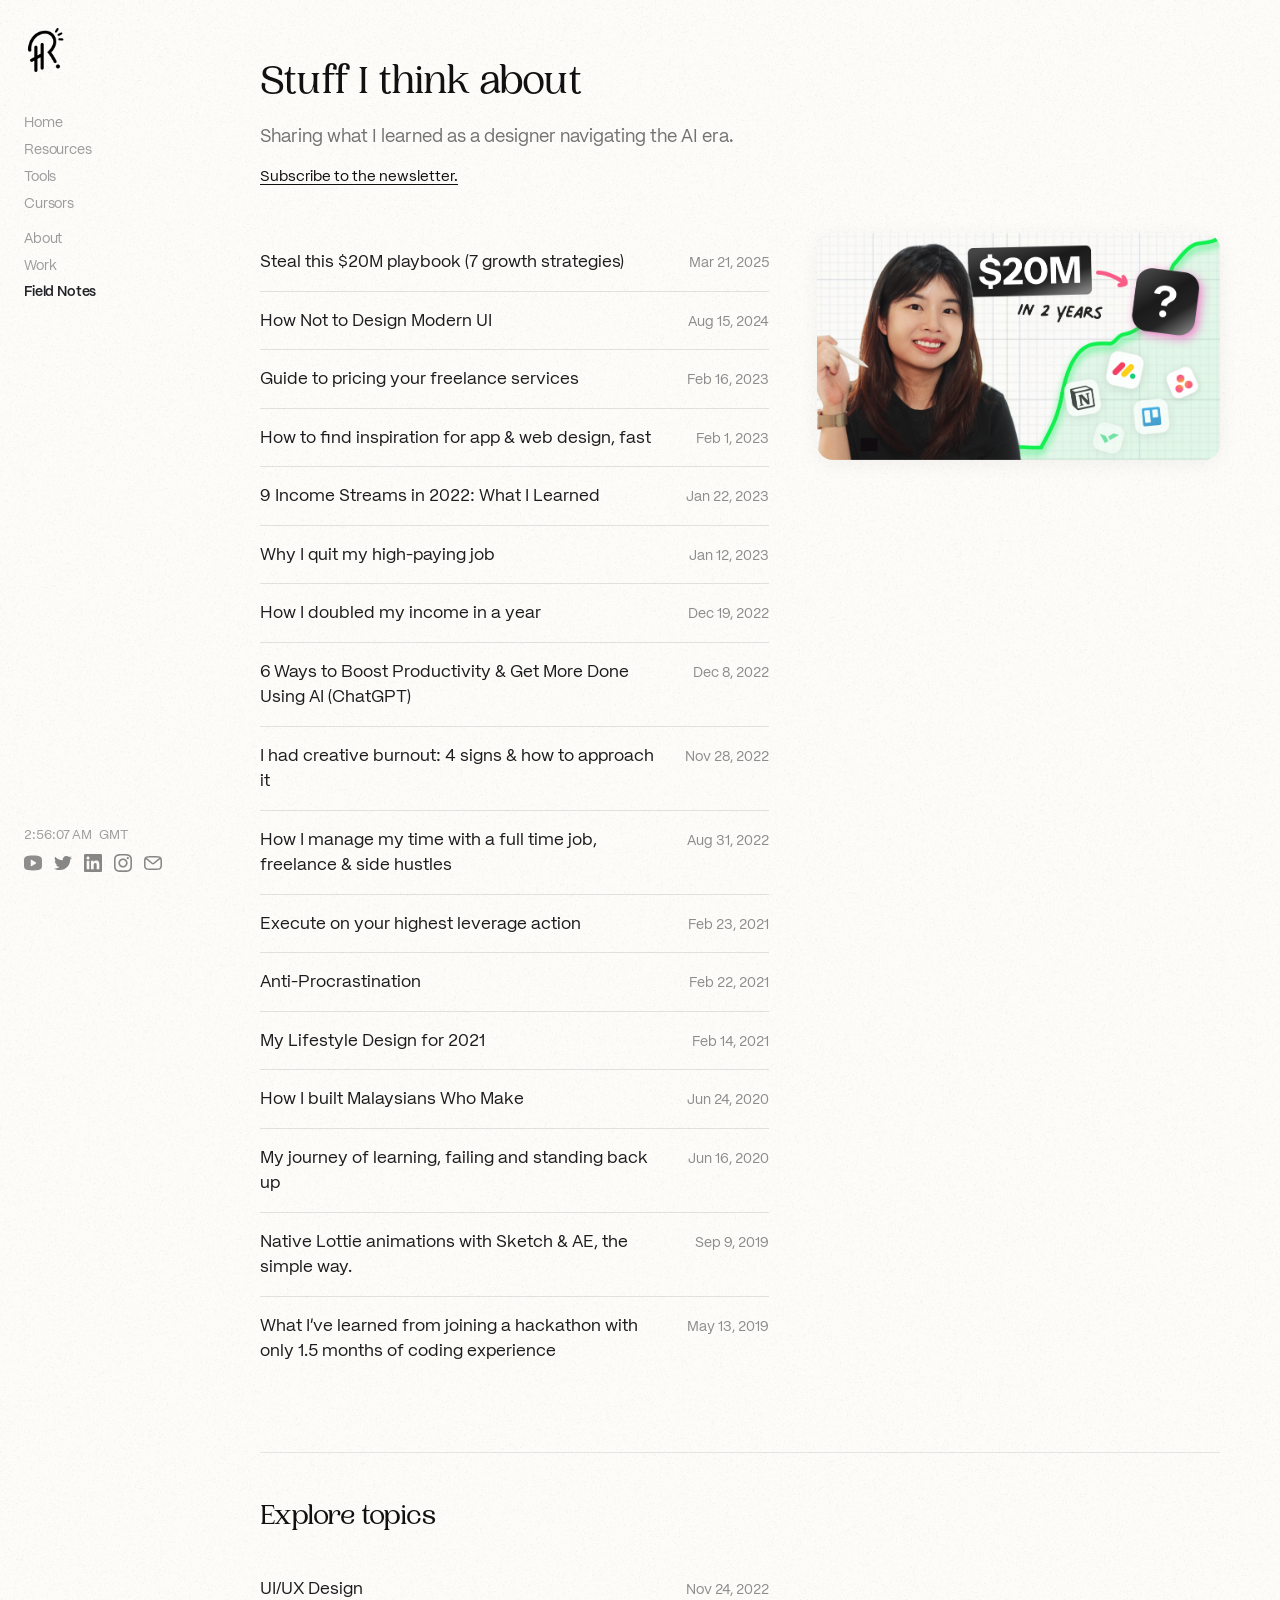
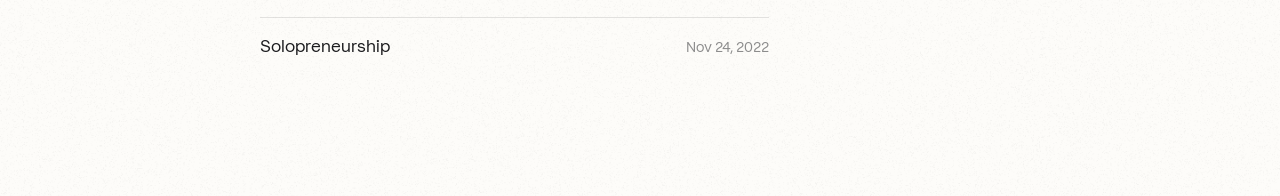
<file: Field Notes/index.html>
<!doctype html>
<html lang="en">
<head>
  <meta charset="UTF-8" />
  <meta name="viewport" content="width=device-width, initial-scale=1.0" />
  <meta name="theme-color" content="#fdfcf9" />
  <title>Blog | Rachel How</title>
  <meta name="description" content="Learn. Unlearn. Relearn. Sharing my learnings on design, self-development & solopreneurship." />
  <link rel="preload" href="../assets/fonts/PPWoodland-Light.woff2" as="font" type="font/woff2" crossorigin />
  <link rel="preload" href="../assets/fonts/PPWoodland-Regular.woff2" as="font" type="font/woff2" crossorigin />
  <link rel="preload" href="../assets/fonts/PPMori-Regular.woff2" as="font" type="font/woff2" crossorigin />
  <link rel="stylesheet" href="./styles.css" />
  <script type="module" src="./script.js"></script>
</head>
<body>
  <!-- Sidebar -->
  <aside class="sidebar" aria-label="Main navigation">
    <div class="sidebar-head">
      <a class="brand" href="../Home%20Screen/index.html" aria-label="Rachel How home">
        <img src="../assets/home-screen/images/brand-mark.png" alt="Rachel How" />
      </a>
      <button class="menu-toggle" type="button" aria-label="Open menu" aria-expanded="false" aria-controls="mobile-navigation">
        <span></span><span></span><span></span>
      </button>
    </div>
    <nav class="navigation" aria-label="Primary">
      <a class="nav-link" href="../Home%20Screen/index.html">Home</a>
      <a class="nav-link" href="../Resources/index.html">Resources</a>
      <a class="nav-link" href="../Tools/index.html">Tools</a>
      <a class="nav-link" href="../Cursors/index.html">Cursors</a>
      <a class="nav-link nav-spaced" href="../About/index.html">About</a>
      <a class="nav-link" href="../Work/index.html">Work</a>
      <a class="nav-link current" href="./index.html" aria-current="page">Field Notes</a>
    </nav>
    <div class="sidebar-bottom">
      <time class="local-time" id="local-time"><span class="local-clock-value"></span><span class="local-clock-zone"></span></time>
      <div class="social-links" aria-label="Social links">
        <a href="https://youtube.com/c/rachelhow" aria-label="YouTube" target="_blank" rel="noreferrer"><img src="../assets/home-screen/icons/youtube.svg" alt="" /></a>
        <a href="https://twitter.com/rachelhxw" aria-label="Twitter" target="_blank" rel="noreferrer"><img src="../assets/home-screen/icons/twitter.svg" alt="" /></a>
        <a href="https://www.linkedin.com/in/rachelhow" aria-label="LinkedIn" target="_blank" rel="noreferrer"><img src="../assets/home-screen/icons/linkedin.svg" alt="" /></a>
        <a href="https://instagram.com/rachelhxw" aria-label="Instagram" target="_blank" rel="noreferrer"><img src="../assets/home-screen/icons/instagram.svg" alt="" /></a>
        <a href="mailto:rachel@rachelhow.com" aria-label="Email"><img src="../assets/home-screen/icons/email.svg" alt="" /></a>
      </div>
    </div>
    <nav class="mobile-navigation" id="mobile-navigation" aria-label="Mobile primary" hidden>
      <a href="../Home%20Screen/index.html">Home</a>
      <a href="../Resources/index.html">Resources</a>
      <a href="../Tools/index.html">Tools</a>
      <a href="../Cursors/index.html">Cursors</a>
      <a href="../About/index.html">About</a>
      <a href="../Work/index.html">Work</a>
      <a href="./index.html" aria-current="page">Field Notes</a>
    </nav>
  </aside>

  <!-- Main content -->
  <main class="page-content blog-page">
    <div class="blog-container">

      <!-- Hero Section -->
      <section class="section blog-hero">
        <div class="container-blog-list">
          <div class="section-heading-center">
            <h1 class="section-heading">Stuff I think about</h1>
            <p class="light">Sharing what I learned as a designer navigating the AI era.</p>
            <a href="https://rachelhow.substack.com/" target="_blank" rel="noopener noreferrer" class="text-link">Subscribe to the newsletter.</a>
          </div>
        </div>
      </section>

      <!-- Blog Posts Section with Sticky Cover Preview -->
      <section class="section my-36">
        <div class="container-blog-list">
          <div class="blog-index">

            <!-- Left Column: Interactive Article List -->
            <div class="blog-index-list" role="list">

              <div role="listitem">
                <a href="#" class="blog-index-row is-active" data-slug="clickup-playbook">
                  <span class="blog-index-title">Steal this $20M playbook (7 growth strategies)</span>
                  <span class="blog-index-date">Mar 21, 2025</span>
                </a>
              </div>

              <div role="listitem">
                <a href="#" class="blog-index-row" data-slug="how-not-to-design-modern-ui">
                  <span class="blog-index-title">How Not to Design Modern UI</span>
                  <span class="blog-index-date">Aug 15, 2024</span>
                </a>
              </div>

              <div role="listitem">
                <a href="#" class="blog-index-row" data-slug="pricing-freelance-services">
                  <span class="blog-index-title">Guide to pricing your freelance services</span>
                  <span class="blog-index-date">Feb 16, 2023</span>
                </a>
              </div>

              <div role="listitem">
                <a href="#" class="blog-index-row" data-slug="how-to-find-inspiration-for-app-web-design-fast">
                  <span class="blog-index-title">How to find inspiration for app &amp; web design, fast</span>
                  <span class="blog-index-date">Feb 1, 2023</span>
                </a>
              </div>

              <div role="listitem">
                <a href="#" class="blog-index-row" data-slug="9-income-streams-in-2022">
                  <span class="blog-index-title">9 Income Streams in 2022: What I Learned</span>
                  <span class="blog-index-date">Jan 22, 2023</span>
                </a>
              </div>

              <div role="listitem">
                <a href="#" class="blog-index-row" data-slug="why-i-quit-my-high-paying-job">
                  <span class="blog-index-title">Why I quit my high-paying job</span>
                  <span class="blog-index-date">Jan 12, 2023</span>
                </a>
              </div>

              <div role="listitem">
                <a href="#" class="blog-index-row" data-slug="how-i-doubled-my-income-in-a-year">
                  <span class="blog-index-title">How I doubled my income in a year</span>
                  <span class="blog-index-date">Dec 19, 2022</span>
                </a>
              </div>

              <div role="listitem">
                <a href="#" class="blog-index-row" data-slug="6-ways-to-boost-productivity-using-chatgpt">
                  <span class="blog-index-title">6 Ways to Boost Productivity &amp; Get More Done Using AI (ChatGPT)</span>
                  <span class="blog-index-date">Dec 8, 2022</span>
                </a>
              </div>

              <div role="listitem">
                <a href="#" class="blog-index-row" data-slug="i-had-creative-burnout">
                  <span class="blog-index-title">I had creative burnout: 4 signs &amp; how to approach it</span>
                  <span class="blog-index-date">Nov 28, 2022</span>
                </a>
              </div>

              <div role="listitem">
                <a href="#" class="blog-index-row" data-slug="how-i-manage-my-time">
                  <span class="blog-index-title">How I manage my time with a full time job, freelance &amp; side hustles</span>
                  <span class="blog-index-date">Aug 31, 2022</span>
                </a>
              </div>

              <div role="listitem">
                <a href="#" class="blog-index-row" data-slug="execute-on-your-highest-leverage-action">
                  <span class="blog-index-title">Execute on your highest leverage action</span>
                  <span class="blog-index-date">Feb 23, 2021</span>
                </a>
              </div>

              <div role="listitem">
                <a href="#" class="blog-index-row" data-slug="anti-procrastination">
                  <span class="blog-index-title">Anti-Procrastination</span>
                  <span class="blog-index-date">Feb 22, 2021</span>
                </a>
              </div>

              <div role="listitem">
                <a href="#" class="blog-index-row" data-slug="lifestyle-design-2021">
                  <span class="blog-index-title">My Lifestyle Design for 2021</span>
                  <span class="blog-index-date">Feb 14, 2021</span>
                </a>
              </div>

              <div role="listitem">
                <a href="#" class="blog-index-row" data-slug="how-i-built-malaysians-who-make">
                  <span class="blog-index-title">How I built Malaysians Who Make</span>
                  <span class="blog-index-date">Jun 24, 2020</span>
                </a>
              </div>

              <div role="listitem">
                <a href="#" class="blog-index-row" data-slug="my-journey-of-learning-failing">
                  <span class="blog-index-title">My journey of learning, failing and standing back up</span>
                  <span class="blog-index-date">Jun 16, 2020</span>
                </a>
              </div>

              <div role="listitem">
                <a href="#" class="blog-index-row" data-slug="native-lottie-animations">
                  <span class="blog-index-title">Native Lottie animations with Sketch &amp; AE, the simple way.</span>
                  <span class="blog-index-date">Sep 9, 2019</span>
                </a>
              </div>

              <div role="listitem">
                <a href="#" class="blog-index-row" data-slug="hackathon-learnings">
                  <span class="blog-index-title">What I’ve learned from joining a hackathon with only 1.5 months of coding experience</span>
                  <span class="blog-index-date">May 13, 2019</span>
                </a>
              </div>

            </div>

            <!-- Right Column: Sticky Floating Cover Preview -->
            <div class="blog-index-cover" aria-hidden="true">
              <div class="blog-index-cover-frame">
                <img src="../assets/blog/clickup-playbook.png" alt="" class="is-active" data-slug="clickup-playbook" />
                <img src="../assets/blog/how-not-to-design-modern-ui.png" alt="" data-slug="how-not-to-design-modern-ui" />
                <img src="../assets/blog/pricing-freelance-services.png" alt="" data-slug="pricing-freelance-services" />
                <img src="../assets/blog/how-to-find-inspiration-for-app-web-design-fast.png" alt="" data-slug="how-to-find-inspiration-for-app-web-design-fast" />
                <img src="../assets/blog/9-income-streams-in-2022.png" alt="" data-slug="9-income-streams-in-2022" />
                <img src="../assets/blog/why-i-quit-my-high-paying-job.png" alt="" data-slug="why-i-quit-my-high-paying-job" />
                <img src="../assets/blog/how-i-doubled-my-income-in-a-year.png" alt="" data-slug="how-i-doubled-my-income-in-a-year" />
                <img src="../assets/blog/6-ways-to-boost-productivity-using-chatgpt.png" alt="" data-slug="6-ways-to-boost-productivity-using-chatgpt" />
                <img src="../assets/blog/i-had-creative-burnout.png" alt="" data-slug="i-had-creative-burnout" />
                <img src="../assets/blog/how-i-manage-my-time.png" alt="" data-slug="how-i-manage-my-time" />
                <img src="../assets/blog/execute-on-your-highest-leverage-action.png" alt="" data-slug="execute-on-your-highest-leverage-action" />
                <img src="../assets/blog/anti-procrastination.png" alt="" data-slug="anti-procrastination" />
                <img src="../assets/blog/lifestyle-design-2021.png" alt="" data-slug="lifestyle-design-2021" />
                <img src="../assets/blog/how-i-built-malaysians-who-make.png" alt="" data-slug="how-i-built-malaysians-who-make" />
                <img src="../assets/blog/my-journey-of-learning-failing.png" alt="" data-slug="my-journey-of-learning-failing" />
                <img src="../assets/blog/native-lottie-animations.png" alt="" data-slug="native-lottie-animations" />
                <img src="../assets/blog/hackathon-learnings.png" alt="" data-slug="hackathon-learnings" />
              </div>
            </div>

          </div>
        </div>
      </section>

      <!-- Explore Topics Section -->
      <section class="section explore-topics-section">
        <div class="container-blog-list">
          <h2 class="section-heading">Explore topics</h2>
          <div class="blog-index blog-topics">
            <div class="blog-index-list" role="list">
              <div role="listitem">
                <a href="#" class="blog-index-row">
                  <span class="blog-index-title">UI/UX Design</span>
                  <span class="blog-index-date">Nov 24, 2022</span>
                </a>
              </div>
              <div role="listitem">
                <a href="#" class="blog-index-row">
                  <span class="blog-index-title">Solopreneurship</span>
                  <span class="blog-index-date">Nov 24, 2022</span>
                </a>
              </div>
            </div>
          </div>
        </div>
      </section>

    </div><!-- /blog-container -->
  </main>
</body>
</html>
</file>
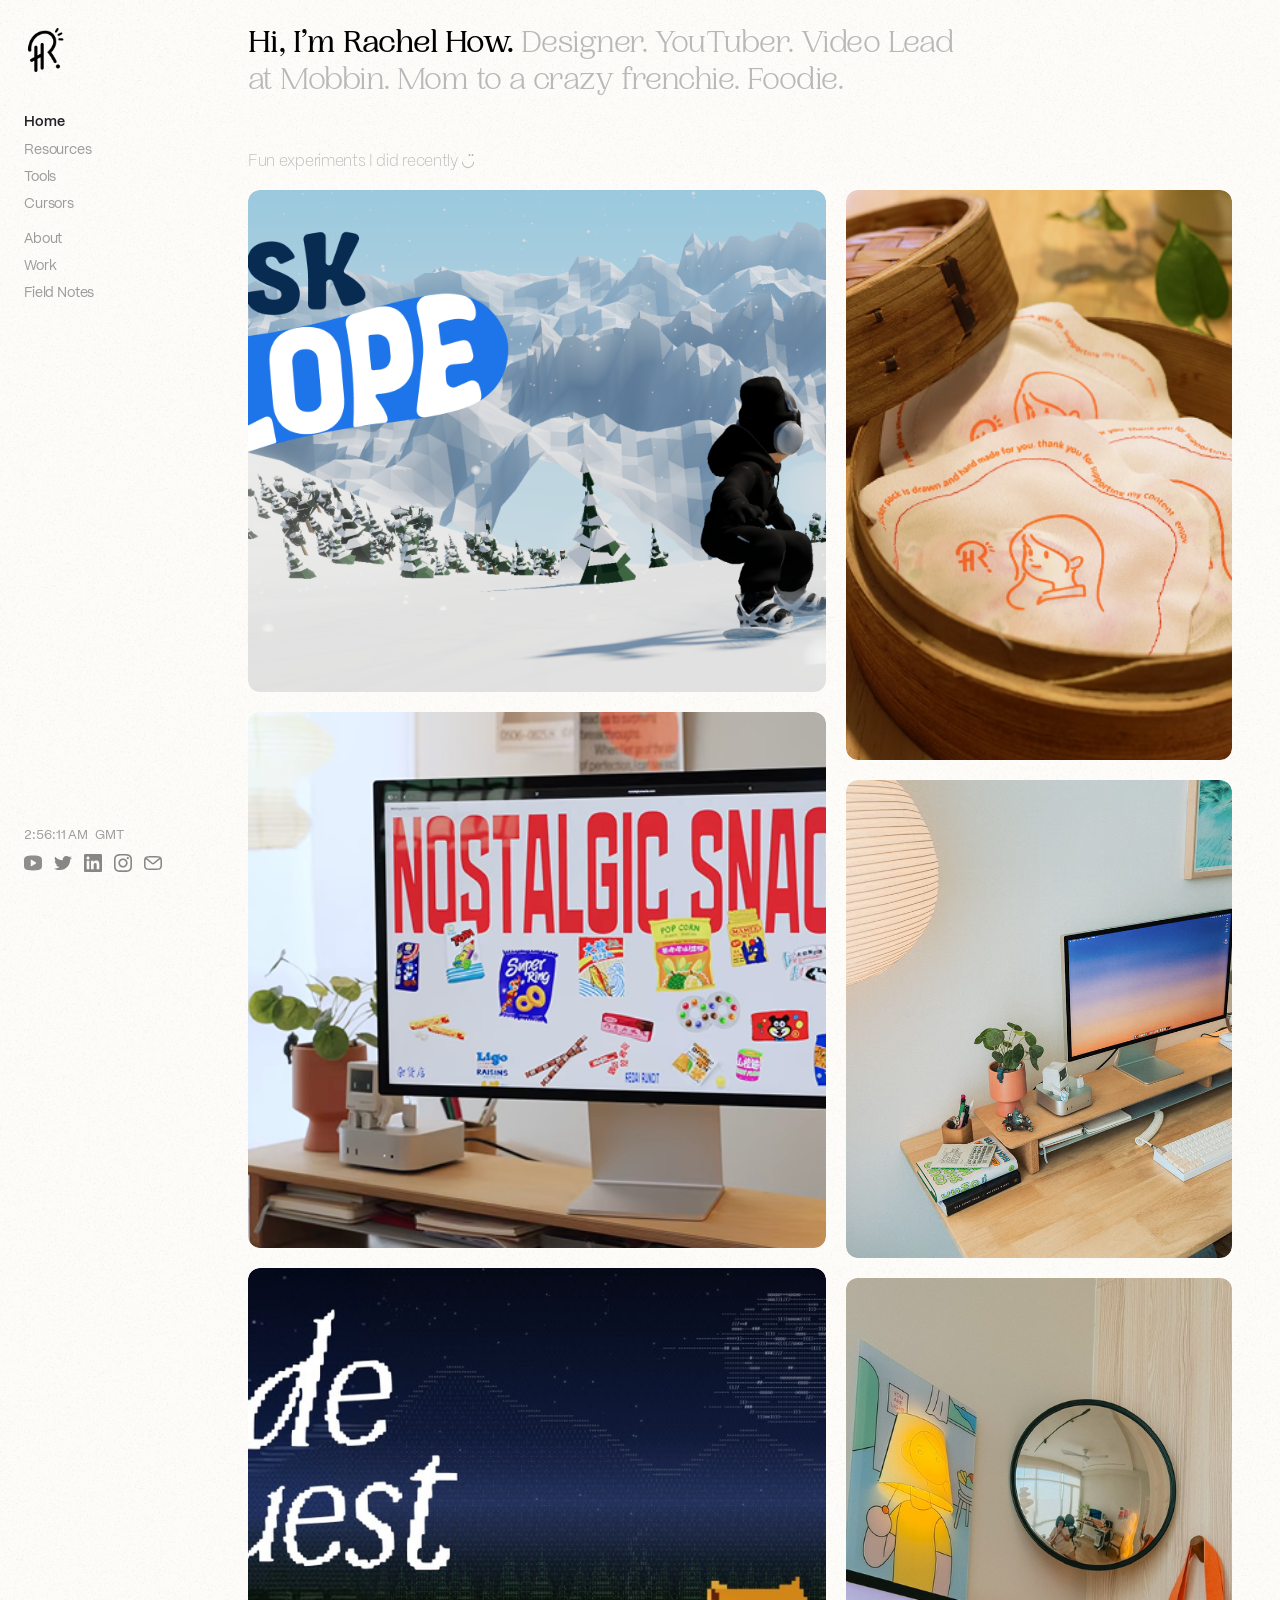
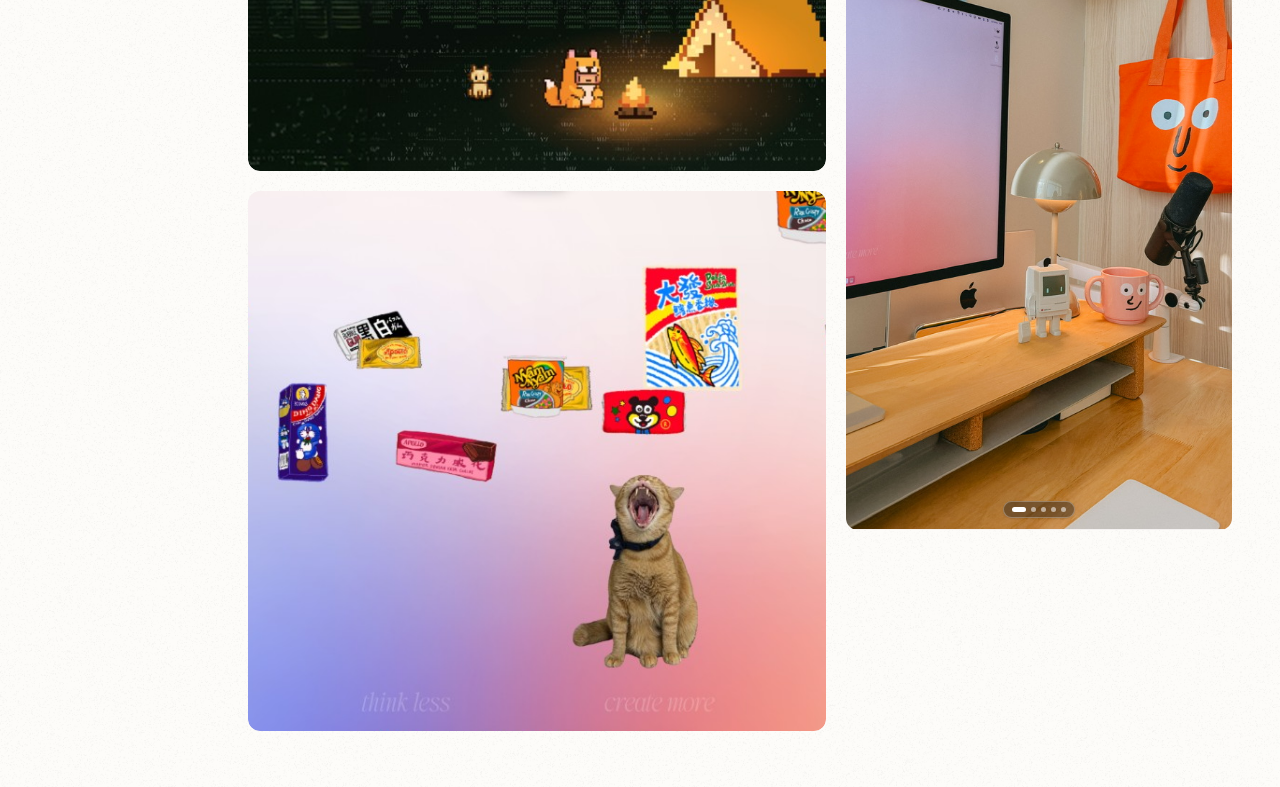
<file: Home Screen/index.html>
<!doctype html>
<html lang="en">
  <head>
    <meta charset="UTF-8" />
    <meta name="viewport" content="width=device-width, initial-scale=1.0" />
    <meta name="theme-color" content="#fdfcf9" />
    <title>Rachel How — Home</title>
    <meta name="description" content="Designer. YouTuber. Video Lead at Mobbin. Mom to a crazy frenchie. Foodie." />
    <link rel="preload" href="../assets/fonts/PPWoodland-Light.woff2" as="font" type="font/woff2" crossorigin />
    <link rel="preload" href="../assets/fonts/PPWoodland-Regular.woff2" as="font" type="font/woff2" crossorigin />
    <link rel="preload" href="../assets/fonts/PPMori-Regular.woff2" as="font" type="font/woff2" crossorigin />
    <link rel="stylesheet" href="./style.css" />
  </head>
  <body>
    <aside class="sidebar" aria-label="Main navigation">
    <div class="sidebar-head"><a class="brand" href="../Home%20Screen/index.html" aria-label="Rachel How home"><img src="../assets/home-screen/images/brand-mark.png" alt="Rachel How" /></a><button class="menu-toggle" type="button" aria-label="Open menu" aria-expanded="false" aria-controls="mobile-navigation"><span></span><span></span><span></span></button></div>
    <nav class="navigation" aria-label="Primary"><a class="nav-link current" href="../Home%20Screen/index.html" aria-current="page">Home</a><a class="nav-link" href="../Resources/index.html">Resources</a><a class="nav-link" href="../Tools/">Tools</a><a class="nav-link" href="../Cursors/">Cursors</a><a class="nav-link nav-spaced" href="../About/">About</a><a class="nav-link" href="../Work/">Work</a><a class="nav-link" href="../Field%20Notes/">Field Notes</a></nav>
    <div class="sidebar-bottom"><time class="local-time" id="local-time"><span class="local-clock-value"></span><span class="local-clock-zone"></span></time><div class="social-links" aria-label="Social links"><a href="https://youtube.com/c/rachelhow" aria-label="YouTube" target="_blank" rel="noreferrer"><img src="../assets/home-screen/icons/youtube.svg" alt="" /></a><a href="https://twitter.com/rachelhxw" aria-label="Twitter" target="_blank" rel="noreferrer"><img src="../assets/home-screen/icons/twitter.svg" alt="" /></a><a href="https://www.linkedin.com/in/rachelhow" aria-label="LinkedIn" target="_blank" rel="noreferrer"><img src="../assets/home-screen/icons/linkedin.svg" alt="" /></a><a href="https://instagram.com/rachelhxw" aria-label="Instagram" target="_blank" rel="noreferrer"><img src="../assets/home-screen/icons/instagram.svg" alt="" /></a><a href="mailto:rachel@rachelhow.com" aria-label="Email"><img src="../assets/home-screen/icons/email.svg" alt="" /></a></div></div>
    <nav class="mobile-navigation" id="mobile-navigation" aria-label="Mobile primary" hidden><a href="../Home%20Screen/index.html" aria-current="page">Home</a><a href="../Resources/index.html">Resources</a><a href="../Tools/">Tools</a><a href="../Cursors/">Cursors</a><a href="../About/">About</a><a href="../Work/">Work</a><a href="../Field%20Notes/">Field Notes</a></nav>
  </aside>

    <main class="page-content">
      <header class="intro">
        <div class="intro-copy">
          <span class="intro-name">Hi, I’m Rachel How. </span><span class="intro-description">Designer. YouTuber. Video Lead at Mobbin. <span class="hero-frenchie">Mom to a crazy frenchie.<span class="hero-cooper" aria-hidden="true"><img src="../assets/home-screen/images/cooper.png" alt="" /></span></span> Foodie.</span>
        </div>
      </header>

      <section class="projects" aria-labelledby="projects-title">
        <p class="section-caption" id="projects-title">Fun experiments I did recently <span aria-hidden="true">◡̈</span></p>
        <div class="project-grid">
          <div class="project-column project-column-left">
            <article class="project-card card-slope">
              <div class="project-media"><img class="project-image" src="../assets/home-screen/images/desk-slope.png" alt="DeskSlope" /><img class="project-blur" src="../assets/home-screen/images/desk-slope.png" alt="" aria-hidden="true" /><div class="project-dim" aria-hidden="true"></div><div class="project-copy"><h2>DeskSlope</h2><p>Snowboard using your webcam</p></div><a class="project-open" href="https://www.rachelhow.com/deskslope" target="_blank" rel="noreferrer" aria-label="Open DeskSlope"><svg viewBox="0 0 24 24" fill="none" aria-hidden="true"><path d="M7 17L17 7M17 7H10M17 7V14" stroke="currentColor" stroke-width="1.6" stroke-linecap="round" stroke-linejoin="round" /></svg></a></div>
            </article>
            <article class="project-card card-snacks">
              <div class="project-media"><img class="project-image" src="../assets/home-screen/images/nostalgic-snack-museum.png" alt="Nostalgic Snack Museum" /><img class="project-blur" src="../assets/home-screen/images/nostalgic-snack-museum.png" alt="" aria-hidden="true" /><div class="project-dim" aria-hidden="true"></div><div class="project-copy"><h2>Nostalgic Snack Museum</h2><p>Documenting my favourite Malaysian childhood snacks!</p></div><a class="project-open" href="https://nostalgicsnacks.com" target="_blank" rel="noreferrer" aria-label="Open Nostalgic Snack Museum"><svg viewBox="0 0 24 24" fill="none" aria-hidden="true"><path d="M7 17L17 7M17 7H10M17 7V14" stroke="currentColor" stroke-width="1.6" stroke-linecap="round" stroke-linejoin="round" /></svg></a></div>
            </article>
            <article class="project-card card-demo">
              <div class="project-media"><img class="project-image" src="../assets/home-screen/images/hosting-demo-nights.png" alt="Hosting demo nights" /><img class="project-blur" src="../assets/home-screen/images/hosting-demo-nights.png" alt="" aria-hidden="true" /><div class="project-dim" aria-hidden="true"></div><div class="project-copy"><h2>Hosting demo nights</h2></div><a class="project-open" href="https://sidequest.camp" target="_blank" rel="noreferrer" aria-label="Open Hosting demo nights"><svg viewBox="0 0 24 24" fill="none" aria-hidden="true"><path d="M7 17L17 7M17 7H10M17 7V14" stroke="currentColor" stroke-width="1.6" stroke-linecap="round" stroke-linejoin="round" /></svg></a></div>
            </article>
            <article class="project-card card-cat">
              <div class="project-media"><img class="project-image" src="../assets/home-screen/images/cat-rain.png" alt="Cat rain" /><img class="project-blur" src="../assets/home-screen/images/cat-rain.png" alt="" aria-hidden="true" /><div class="project-dim" aria-hidden="true"></div><div class="project-copy"><h2>Cat rain</h2><p>A useless game on mac.</p></div><a class="project-open" href="https://www.instagram.com/p/DZQ98FfToIu/" target="_blank" rel="noreferrer" aria-label="Open Cat rain"><svg viewBox="0 0 24 24" fill="none" aria-hidden="true"><path d="M7 17L17 7M17 7H10M17 7V14" stroke="currentColor" stroke-width="1.6" stroke-linecap="round" stroke-linejoin="round" /></svg></a></div>
            </article>
          </div>
          <div class="project-column project-column-right">
            <article class="project-card card-dumplings">
              <div class="project-media"><img class="project-image" src="../assets/home-screen/images/sticker-dumplings.png" alt="Sticker dumplings" /><img class="project-blur" src="../assets/home-screen/images/sticker-dumplings.png" alt="" aria-hidden="true" /><div class="project-dim" aria-hidden="true"></div><div class="project-copy"><h2>Sticker dumplings</h2><p>Stickers packed into hand-sewn cloth shaped like a dumpling ??</p></div><a class="project-open" href="https://www.instagram.com/reel/DJictQdyBsG/" target="_blank" rel="noreferrer" aria-label="Open Sticker dumplings"><svg viewBox="0 0 24 24" fill="none" aria-hidden="true"><path d="M7 17L17 7M17 7H10M17 7V14" stroke="currentColor" stroke-width="1.6" stroke-linecap="round" stroke-linejoin="round" /></svg></a></div>
            </article>
            <article class="project-card card-sunset">
              <div class="project-media"><img class="project-image" src="../assets/home-screen/images/design-your-sunset.png" alt="Design Your Sunset" /><img class="project-blur" src="../assets/home-screen/images/design-your-sunset.png" alt="" aria-hidden="true" /><div class="project-dim" aria-hidden="true"></div><div class="project-copy"><h2>Design Your Sunset</h2><p>A studio for making sunset gradients.</p></div><a class="project-open" href="../Sunset/index.html" aria-label="Open Design Your Sunset"><svg viewBox="0 0 24 24" fill="none" aria-hidden="true"><path d="M7 17L17 7M17 7H10M17 7V14" stroke="currentColor" stroke-width="1.6" stroke-linecap="round" stroke-linejoin="round" /></svg></a></div>
            </article>
            <article class="project-card photo-gallery" aria-label="Photo gallery" role="group" aria-roledescription="carousel" tabindex="0">
              <div class="carousel-track" id="carousel-track">
                <img src="../assets/home-screen/images/desk-podcast.png" alt="Desk corner with an orange tote and podcast microphone" draggable="false" />
                <img src="../assets/home-screen/images/desk-selfie.png" alt="Convex mirror selfie at my desk" draggable="false" />
                <img src="../assets/home-screen/images/monocle-cafe.png" alt="Coffee outside the Monocle café" draggable="false" />
                <img src="../assets/home-screen/images/desk-window.png" alt="Desk by the window with a paper lantern and fresh flowers" draggable="false" />
                <img src="../assets/home-screen/images/lemon-desk.png" alt="Lemon poster and mushroom lamp above my desk shelf" draggable="false" />
              </div>
              <div class="carousel-dots" role="group" aria-label="Choose a photo">
                <button type="button" aria-label="Show photo 1 of 5" data-slide="0"></button>
                <button type="button" aria-label="Show photo 2 of 5" data-slide="1"></button>
                <button type="button" aria-label="Show photo 3 of 5" data-slide="2"></button>
                <button type="button" aria-label="Show photo 4 of 5" data-slide="3"></button>
                <button type="button" aria-label="Show photo 5 of 5" data-slide="4"></button>
              </div>
            </article>
          </div>
        </div>
      </section>
    </main>
    <script defer src="./script.js"></script>
  </body>
</html>
</file>
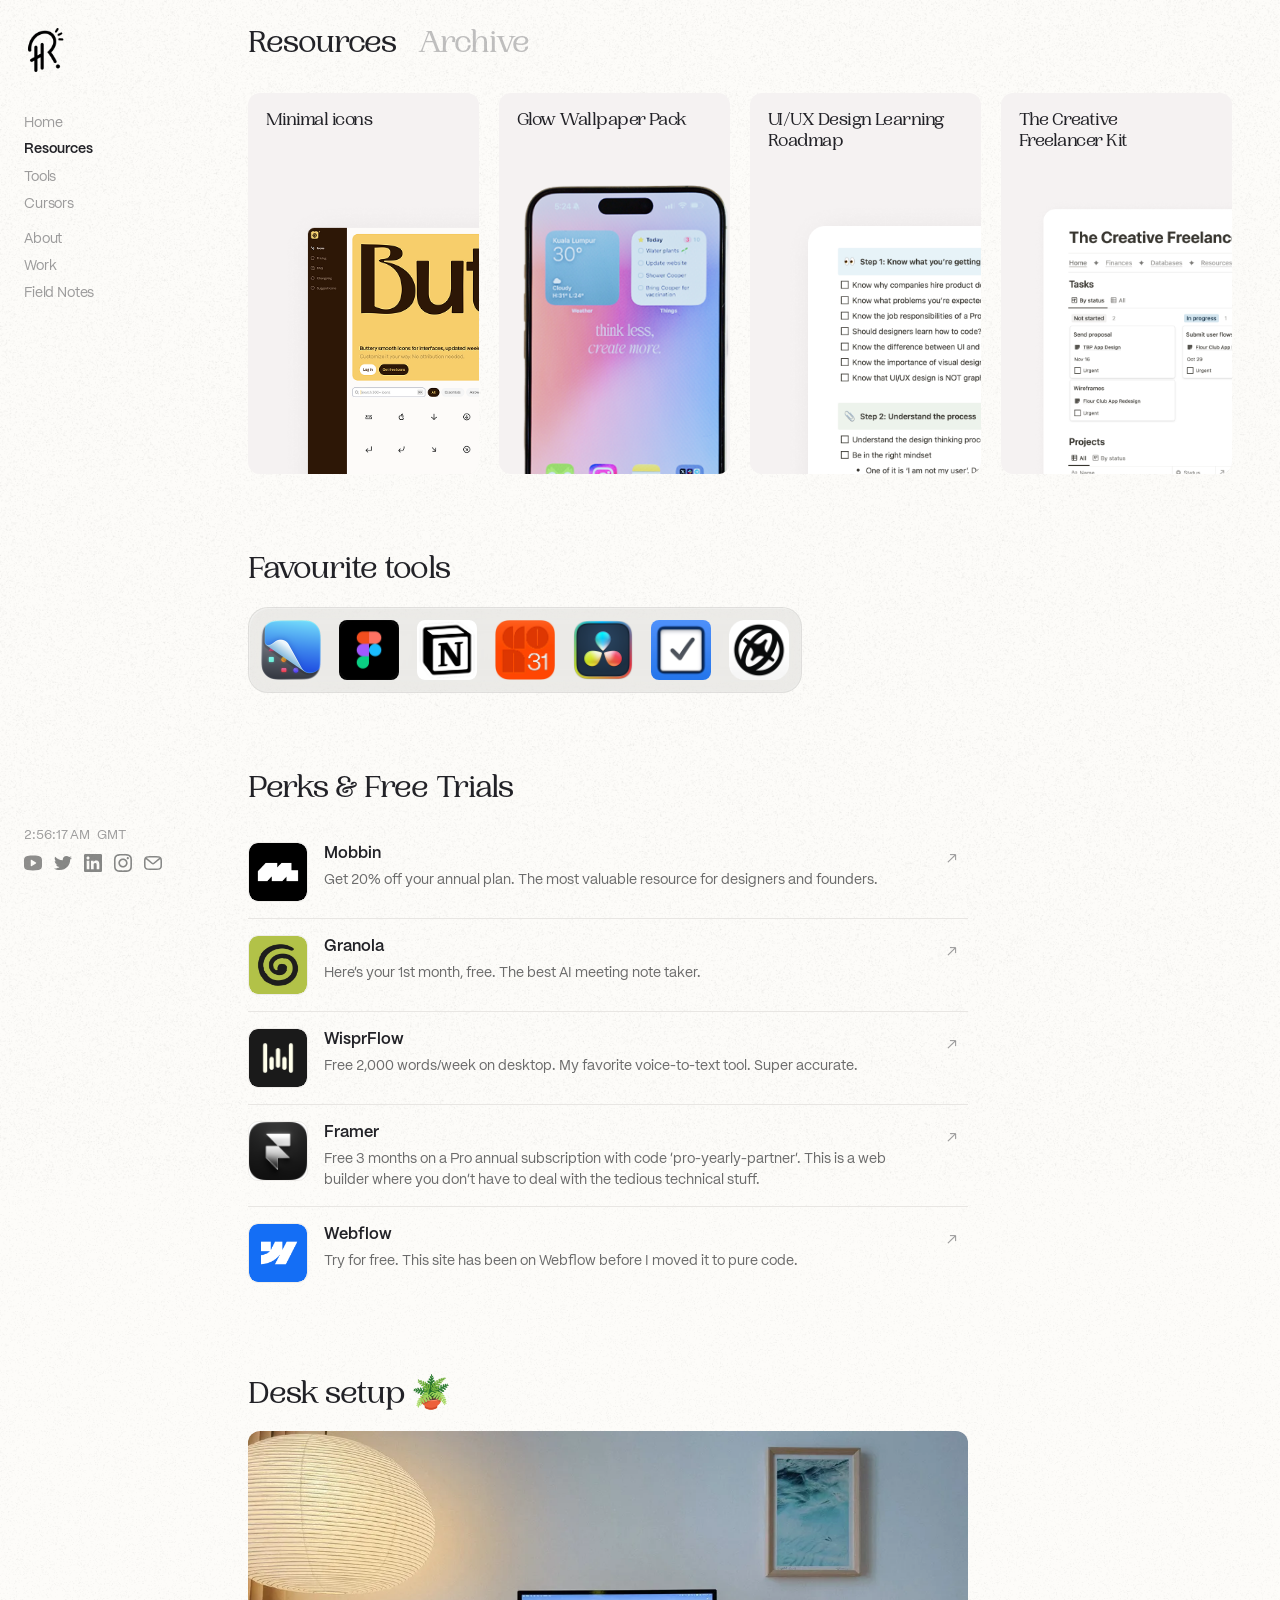
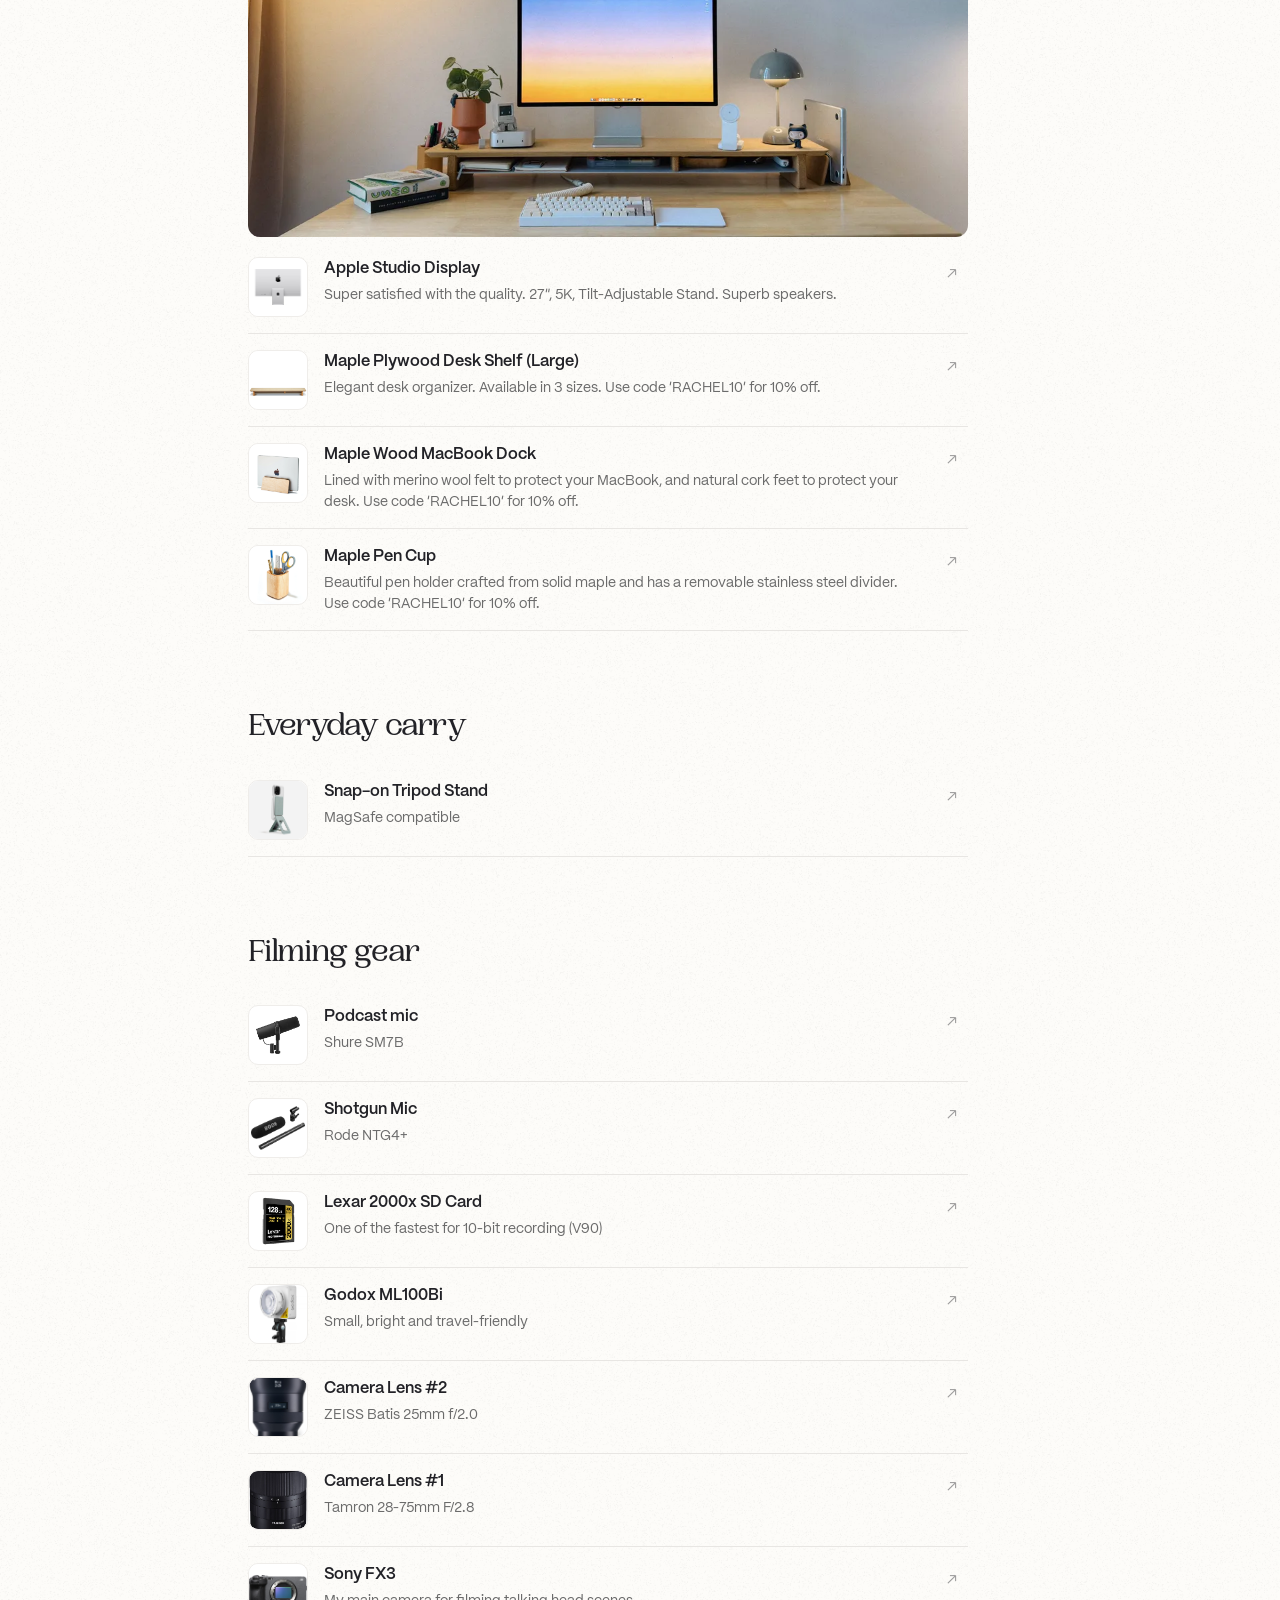
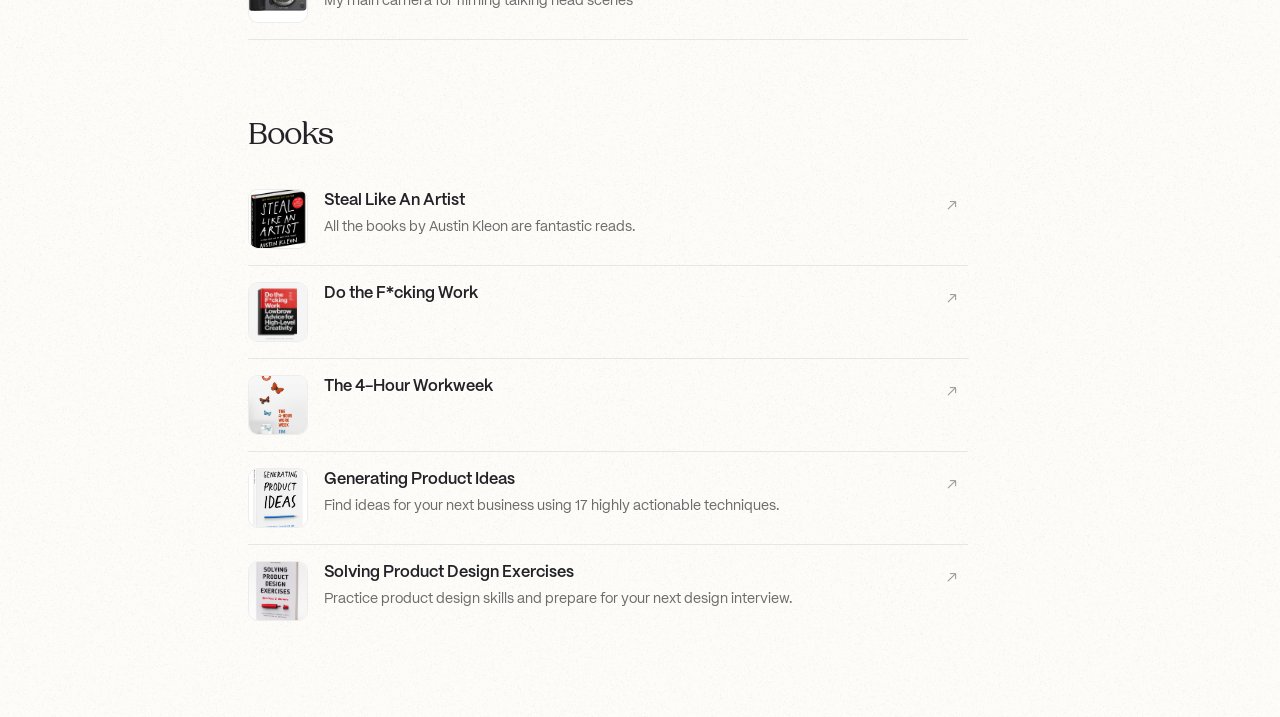
<file: Resources/index.html>
<!doctype html>
<html lang="en">
<head>
  <meta charset="UTF-8" /><meta name="viewport" content="width=device-width, initial-scale=1.0" /><meta name="theme-color" content="#fdfcf9" />
  <title>Resources — Rachel How</title><meta name="description" content="Resources, tools, perks, desk setup, filming gear, and books Rachel How recommends." />
  <link rel="preload" href="../assets/fonts/PPWoodland-Light.woff2" as="font" type="font/woff2" crossorigin /><link rel="preload" href="../assets/fonts/PPWoodland-Regular.woff2" as="font" type="font/woff2" crossorigin /><link rel="preload" href="../assets/fonts/PPMori-Regular.woff2" as="font" type="font/woff2" crossorigin />
  <link rel="stylesheet" href="./style.css" /><script type="module" src="./script.js"></script>
</head>
<body>
  <div class="resources-atmosphere" aria-hidden="true"><img src="./assets/images/resources-background.png" alt="" data-resource-background="resources-background.png" data-archive-background="archive-background.png" /></div>
  <aside class="sidebar" aria-label="Main navigation">
    <div class="sidebar-head"><a class="brand" href="../Home%20Screen/index.html" aria-label="Rachel How home"><img src="../assets/home-screen/images/brand-mark.png" alt="Rachel How" /></a><button class="menu-toggle" type="button" aria-label="Open menu" aria-expanded="false" aria-controls="mobile-navigation"><span></span><span></span><span></span></button></div>
    <nav class="navigation" aria-label="Primary"><a class="nav-link" href="../Home%20Screen/index.html">Home</a><a class="nav-link current" href="./index.html" aria-current="page">Resources</a><a class="nav-link" href="../Tools/">Tools</a><a class="nav-link" href="../Cursors/">Cursors</a><a class="nav-link nav-spaced" href="../About/">About</a><a class="nav-link" href="../Work/">Work</a><a class="nav-link" href="../Field%20Notes/">Field Notes</a></nav>
    <div class="sidebar-bottom"><time class="local-time" id="local-time"><span class="local-clock-value"></span><span class="local-clock-zone"></span></time><div class="social-links" aria-label="Social links"><a href="https://youtube.com/c/rachelhow" aria-label="YouTube" target="_blank" rel="noreferrer"><img src="../assets/home-screen/icons/youtube.svg" alt="" /></a><a href="https://twitter.com/rachelhxw" aria-label="Twitter" target="_blank" rel="noreferrer"><img src="../assets/home-screen/icons/twitter.svg" alt="" /></a><a href="https://www.linkedin.com/in/rachelhow" aria-label="LinkedIn" target="_blank" rel="noreferrer"><img src="../assets/home-screen/icons/linkedin.svg" alt="" /></a><a href="https://instagram.com/rachelhxw" aria-label="Instagram" target="_blank" rel="noreferrer"><img src="../assets/home-screen/icons/instagram.svg" alt="" /></a><a href="mailto:rachel@rachelhow.com" aria-label="Email"><img src="../assets/home-screen/icons/email.svg" alt="" /></a></div></div>
    <nav class="mobile-navigation" id="mobile-navigation" aria-label="Mobile primary" hidden><a href="../Home%20Screen/index.html">Home</a><a href="./index.html" aria-current="page">Resources</a><a href="../Tools/">Tools</a><a href="../Cursors/">Cursors</a><a href="../About/">About</a><a href="../Work/">Work</a><a href="../Field%20Notes/">Field Notes</a></nav>
  </aside>
  <main class="page-content resources-page">
    <div class="resources-inner">
      <div class="resource-tabs" role="tablist" aria-label="Resource collection"><button class="resource-tab is-active" id="resources-tab" type="button" role="tab" aria-selected="true" aria-controls="resources-panel" data-tab="resources">Resources</button><button class="resource-tab" id="archive-tab" type="button" role="tab" aria-selected="false" aria-controls="resources-panel" data-tab="archive">Archive</button></div>
      <section id="resources-panel" class="resource-panel" role="tabpanel" aria-labelledby="resources-tab">
        <div class="featured-resources" aria-label="Featured resources">
          <a class="featured-card" href="https://buttery.so/?ref=rachelhowcom" data-resource-href="https://buttery.so/?ref=rachelhowcom" target="_blank" rel="noreferrer" data-resource-title="Minimal icons" data-archive-title="Figma File Template (+ Moodboard)" data-resource-image="featured-minimal-icons.png" data-archive-image="archive-figma-template.png" data-archive-href="https://www.figma.com/community/search?query=portfolio%20template"><span class="featured-title">Minimal icons</span><img class="featured-cover" src="./assets/images/featured-minimal-icons.png" alt="Minimal icons preview" /></a>
          <a class="featured-card" href="https://shop.rachelhow.com/l/glow-wallpaper" data-resource-href="https://shop.rachelhow.com/l/glow-wallpaper" target="_blank" rel="noreferrer" data-resource-title="Glow Wallpaper Pack" data-archive-title="Resume Kit for UI/UX Designers" data-resource-image="featured-glow-wallpaper.png" data-archive-image="archive-resume-kit.png" data-archive-href="https://www.figma.com/community/search?query=UX%20resume"><span class="featured-title">Glow Wallpaper Pack</span><img class="featured-cover" src="./assets/images/featured-glow-wallpaper.png" alt="Glow Wallpaper Pack preview" /></a>
          <a class="featured-card" href="https://shop.rachelhow.com/l/uxroadmap" data-resource-href="https://shop.rachelhow.com/l/uxroadmap" target="_blank" rel="noreferrer" data-resource-title="UI/UX Design Learning Roadmap" data-archive-title="Animated Slides with Figma" data-resource-image="featured-ux-roadmap.png" data-archive-image="archive-animated-slides.png" data-archive-href="https://www.figma.com/community/search?query=animated%20slides"><span class="featured-title">UI/UX Design Learning Roadmap</span><img class="featured-cover" src="./assets/images/featured-ux-roadmap.png" alt="UI/UX Design Learning Roadmap preview" /></a>
          <a class="featured-card" href="https://shop.rachelhow.com/l/notion-freelancer-kit" data-resource-href="https://shop.rachelhow.com/l/notion-freelancer-kit" target="_blank" rel="noreferrer" data-resource-title="The Creative Freelancer Kit" data-archive-title="Webflow Pre-Launch Checklist" data-resource-image="featured-freelancer-kit.png" data-archive-image="archive-webflow-checklist.png" data-archive-href="https://university.webflow.com/"><span class="featured-title">The Creative Freelancer Kit</span><img class="featured-cover" src="./assets/images/featured-freelancer-kit.png" alt="The Creative Freelancer Kit preview" /></a>
        </div>
      </section>

      <section class="resource-section favorite-tools"><h2 class="section-title">Favourite tools</h2><div class="tools-strip" aria-label="Favourite tools">
<a href="https://go.cleanshot.com/rachel-how" aria-label="CleanShot X"><img src="./assets/images/tool-cleanshot-x.png" alt="" /><span class="tool-popover" aria-hidden="true"><strong>CleanShot X</strong><span>Create beautiful screenshots, annotate, redact, record your screen with this tool. Mac only.</span><em>30-day money back guarantee</em></span></a>
<a href="https://psxid.figma.com/5z53qsuotr5n" aria-label="Figma"><img src="./assets/images/tool-figma.png" alt="" /><span class="tool-popover" aria-hidden="true"><strong>Figma</strong><span>The go-to design tool for product designers.</span><em>Sign up for free</em></span></a>
<a href="https://affiliate.notion.so/rachel" aria-label="Notion"><img src="./assets/images/tool-notion.png" alt="" /><span class="tool-popover" aria-hidden="true"><strong>Notion</strong><span>I take notes, document my travel plans, plan my content all in this tool.</span><em>Sign up for free</em></span></a>
<a href="https://www.notion.com/product/calendar?ref=rachelhow.com" aria-label="Notion Calendar"><img src="./assets/images/tool-notion-calendar.png" alt="" /><span class="tool-popover" aria-hidden="true"><strong>Notion Calendar</strong><span>I use this to manage my schedule across different time zones or schedule meetings. It's indispensable right now. I just wish their iOS app had a monthly view.</span></span></a>
<a href="https://www.blackmagicdesign.com/products/davinciresolve" aria-label="Davinci Resolve Studio"><img src="./assets/images/tool-davinci-resolve.png" alt="" /><span class="tool-popover" aria-hidden="true"><strong>Davinci Resolve Studio</strong><span>I edit my YouTube videos with this software. It is a one-off fee. Learning curve is steep but it is more scalable and cost efficient.</span></span></a>
<a href="https://www.culturedcode.com/?ref=rachelhow.com" aria-label="Things 3"><img src="./assets/images/tool-things-3.png" alt="" /><span class="tool-popover" aria-hidden="true"><strong>Things 3</strong><span>I use this app on Mac &amp; iPhone to manage my daily todos. Can't live without it at this point.</span><em>Try it</em></span></a>
<a href="https://aside.com/?ref=rachelhow.com" aria-label="Aside"><img src="./assets/images/tool-aside.png" alt="" /><span class="tool-popover" aria-hidden="true"><strong>Aside</strong><span>The browser built to do real work for you.</span></span></a>
</div></section>

      <section class="resource-section text-list-section perks-section"><h2 class="section-title">Perks &amp; Free Trials</h2><div class="resource-list">
        <a class="resource-row" href="https://mobbin.com/rachelhow" target="_blank" rel="noreferrer"><span class="row-image"><img src="./assets/images/perk-mobbin.png" alt="" /></span><span class="row-copy"><strong>Mobbin</strong><span>Get 20% off your annual plan. The most valuable resource for designers and founders.</span></span><span class="row-arrow" aria-hidden="true">→</span></a>
        <a class="resource-row" href="https://go.granola.ai/rachel-how" target="_blank" rel="noreferrer"><span class="row-image"><img src="./assets/images/perk-granola.png" alt="" /></span><span class="row-copy"><strong>Granola</strong><span>Here's your 1st month, free. The best AI meeting note taker.</span></span><span class="row-arrow" aria-hidden="true">→</span></a>
        <a class="resource-row" href="https://ref.wisprflow.ai/rachelhow" target="_blank" rel="noreferrer"><span class="row-image"><img src="./assets/images/perk-wispr-flow.png" alt="" /></span><span class="row-copy"><strong>WisprFlow</strong><span>Free 2,000 words/week on desktop. My favorite voice-to-text tool. Super accurate.</span></span><span class="row-arrow" aria-hidden="true">→</span></a>
        <a class="resource-row" href="https://framer.link/pro-yearly-partner" target="_blank" rel="noreferrer"><span class="row-image"><img src="./assets/images/perk-framer.png" alt="" /></span><span class="row-copy"><strong>Framer</strong><span>Free 3 months on a Pro annual subscription with code 'pro-yearly-partner'. This is a web builder where you don't have to deal with the tedious technical stuff.</span></span><span class="row-arrow" aria-hidden="true">→</span></a>
        <a class="resource-row" href="https://try.webflow.com/rachelhow" target="_blank" rel="noreferrer"><span class="row-image"><img src="./assets/images/perk-webflow.png" alt="" /></span><span class="row-copy"><strong>Webflow</strong><span>Try for free. This site has been on Webflow before I moved it to pure code.</span></span><span class="row-arrow" aria-hidden="true">→</span></a>
      </div></section>

      <section class="resource-section text-list-section desk-section"><h2 class="section-title">Desk setup <span aria-hidden="true">🪴</span></h2><div class="desk-photo"><img src="./assets/images/desk-setup.png" alt="Rachel's desk setup — Studio Display on a wooden desk shelf" /></div><div class="resource-list">
        <a class="resource-row" href="https://www.amazon.com/s?k=Apple+Studio+Display" target="_blank" rel="noreferrer"><span class="row-image"><img src="./assets/images/desk-apple-studio-display.png" alt="" /></span><span class="row-copy"><strong>Apple Studio Display</strong><span>Super satisfied with the quality. 27&quot;, 5K, Tilt-Adjustable Stand. Superb speakers.</span></span><span class="row-arrow" aria-hidden="true">→</span></a>
        <a class="resource-row" href="https://grovemade.com/" target="_blank" rel="noreferrer"><span class="row-image"><img src="./assets/images/desk-maple-shelf.png" alt="" /></span><span class="row-copy"><strong>Maple Plywood Desk Shelf (Large)</strong><span>Elegant desk organizer. Available in 3 sizes. Use code 'RACHEL10' for 10% off.</span></span><span class="row-arrow" aria-hidden="true">→</span></a>
        <a class="resource-row" href="https://grovemade.com/" target="_blank" rel="noreferrer"><span class="row-image"><img src="./assets/images/desk-macbook-dock.png" alt="" /></span><span class="row-copy"><strong>Maple Wood MacBook Dock</strong><span>Lined with merino wool felt to protect your MacBook, and natural cork feet to protect your desk. Use code 'RACHEL10' for 10% off.</span></span><span class="row-arrow" aria-hidden="true">→</span></a>
        <a class="resource-row" href="https://grovemade.com/" target="_blank" rel="noreferrer"><span class="row-image"><img src="./assets/images/desk-pen-cup.png" alt="" /></span><span class="row-copy"><strong>Maple Pen Cup</strong><span>Beautiful pen holder crafted from solid maple and has a removable stainless steel divider. Use code 'RACHEL10' for 10% off.</span></span><span class="row-arrow" aria-hidden="true">→</span></a>
      </div></section>

      <section class="resource-section text-list-section"><h2 class="section-title">Everyday carry</h2><div class="resource-list"><a class="resource-row" href="https://www.amazon.com/s?k=Snap-on+Tripod+Stand+MagSafe" target="_blank" rel="noreferrer"><span class="row-image"><img src="./assets/images/carry-tripod-stand.png" alt="" /></span><span class="row-copy"><strong>Snap-on Tripod Stand</strong><span>MagSafe compatible</span></span><span class="row-arrow" aria-hidden="true">→</span></a></div></section>

      <section class="resource-section text-list-section"><h2 class="section-title">Filming gear</h2><div class="resource-list">
        <a class="resource-row" href="https://www.amazon.com/s?k=Shure+SM7B" target="_blank" rel="noreferrer"><span class="row-image"><img src="./assets/images/gear-shure-sm7b.png" alt="" /></span><span class="row-copy"><strong>Podcast mic</strong><span>Shure SM7B</span></span><span class="row-arrow" aria-hidden="true">→</span></a>
        <a class="resource-row" href="https://www.amazon.com/s?k=Rode+NTG4%2B" target="_blank" rel="noreferrer"><span class="row-image"><img src="./assets/images/gear-shotgun-mic.png" alt="" /></span><span class="row-copy"><strong>Shotgun Mic</strong><span>Rode NTG4+</span></span><span class="row-arrow" aria-hidden="true">→</span></a>
        <a class="resource-row" href="https://www.amazon.com/s?k=Lexar+2000x+SD+Card" target="_blank" rel="noreferrer"><span class="row-image"><img src="./assets/images/gear-lexar-card.png" alt="" /></span><span class="row-copy"><strong>Lexar 2000x SD Card</strong><span>One of the fastest for 10-bit recording (V90)</span></span><span class="row-arrow" aria-hidden="true">→</span></a>
        <a class="resource-row" href="https://www.amazon.com/s?k=Godox+ML100Bi" target="_blank" rel="noreferrer"><span class="row-image"><img src="./assets/images/gear-godox-light.png" alt="" /></span><span class="row-copy"><strong>Godox ML100Bi</strong><span>Small, bright and travel-friendly</span></span><span class="row-arrow" aria-hidden="true">→</span></a>
        <a class="resource-row" href="https://www.amazon.com/s?k=ZEISS+Batis+25mm+f%2F2" target="_blank" rel="noreferrer"><span class="row-image"><img src="./assets/images/gear-zeiss-lens.png" alt="" /></span><span class="row-copy"><strong>Camera Lens #2</strong><span>ZEISS Batis 25mm f/2.0</span></span><span class="row-arrow" aria-hidden="true">→</span></a>
        <a class="resource-row" href="https://www.amazon.com/s?k=Tamron+28-75mm+f%2F2.8" target="_blank" rel="noreferrer"><span class="row-image"><img src="./assets/images/gear-tamron-lens.png" alt="" /></span><span class="row-copy"><strong>Camera Lens #1</strong><span>Tamron 28-75mm F/2.8</span></span><span class="row-arrow" aria-hidden="true">→</span></a>
        <a class="resource-row" href="https://www.amazon.com/s?k=Sony+FX3" target="_blank" rel="noreferrer"><span class="row-image"><img src="./assets/images/gear-sony-fx3.png" alt="" /></span><span class="row-copy"><strong>Sony FX3</strong><span>My main camera for filming talking head scenes</span></span><span class="row-arrow" aria-hidden="true">→</span></a>
      </div></section>

      <section class="resource-section text-list-section books-section"><h2 class="section-title">Books</h2><div class="resource-list">
        <a class="resource-row" href="https://www.amazon.com/s?k=Steal+Like+an+Artist+Austin+Kleon" target="_blank" rel="noreferrer"><span class="row-image"><img src="./assets/images/book-steal-like-an-artist.png" alt="" /></span><span class="row-copy"><strong>Steal Like An Artist</strong><span>All the books by Austin Kleon are fantastic reads.</span></span><span class="row-arrow" aria-hidden="true">→</span></a>
        <a class="resource-row" href="https://www.amazon.com/s?k=Do+the+Fcking+Work" target="_blank" rel="noreferrer"><span class="row-image"><img src="./assets/images/book-do-the-fcking-work.png" alt="" /></span><span class="row-copy"><strong>Do the F*cking Work</strong><span></span></span><span class="row-arrow" aria-hidden="true">→</span></a>
        <a class="resource-row" href="https://www.amazon.com/s?k=The+4-Hour+Workweek" target="_blank" rel="noreferrer"><span class="row-image"><img src="./assets/images/book-4-hour-workweek.png" alt="" /></span><span class="row-copy"><strong>The 4-Hour Workweek</strong><span></span></span><span class="row-arrow" aria-hidden="true">→</span></a>
        <a class="resource-row" href="https://productideasbook.com/" target="_blank" rel="noreferrer"><span class="row-image"><img src="./assets/images/book-product-ideas.png" alt="" /></span><span class="row-copy"><strong>Generating Product Ideas</strong><span>Find ideas for your next business using 17 highly actionable techniques.</span></span><span class="row-arrow" aria-hidden="true">→</span></a>
        <a class="resource-row" href="https://productdesigninterview.com/" target="_blank" rel="noreferrer"><span class="row-image"><img src="./assets/images/book-design-exercises.png" alt="" /></span><span class="row-copy"><strong>Solving Product Design Exercises</strong><span>Practice product design skills and prepare for your next design interview.</span></span><span class="row-arrow" aria-hidden="true">→</span></a>
      </div></section>
    </div>
  </main>
</body>
</html>
</file>
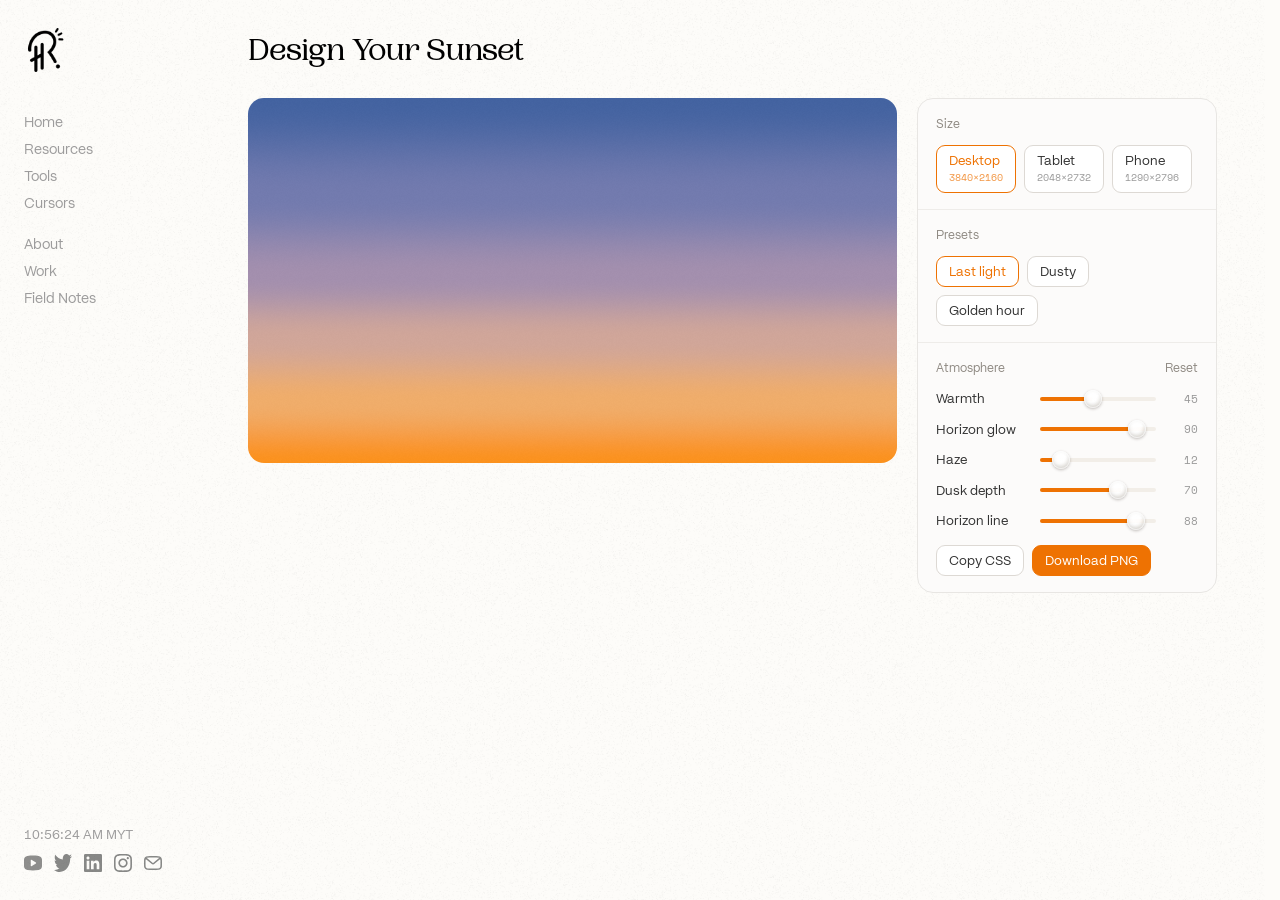
<file: Sunset/index.html>
<!doctype html>
<html lang="en">
  <head>
    <meta charset="utf-8" />
    <meta name="viewport" content="width=device-width, initial-scale=1" />
    <meta name="theme-color" content="#fdfcf9" />
    <title>Design Your Sunset | Rachel How</title>
    <meta name="description" content="Generate realistic sunset gradients — OKLab blending, per-pixel dither, export as CSS or PNG." />

    <!-- Preload Custom Fonts -->
    <link rel="preload" href="../assets/fonts/PPWoodland-Light.woff2" as="font" type="font/woff2" crossorigin="anonymous" />
    <link rel="preload" href="../assets/fonts/PPWoodland-Regular.woff2" as="font" type="font/woff2" crossorigin="anonymous" />
    <link rel="preload" href="../assets/fonts/PPMori-Regular.woff2" as="font" type="font/woff2" crossorigin="anonymous" />

    <!-- Google Fonts for Space Mono and Caveat -->
    <link rel="preconnect" href="https://fonts.googleapis.com" />
    <link rel="preconnect" href="https://fonts.gstatic.com" crossorigin="anonymous" />
    <link rel="stylesheet" href="https://fonts.googleapis.com/css2?family=Caveat&amp;family=Space+Mono&amp;display=swap" />

    <link rel="shortcut icon" type="image/png" href="../assets/home-screen/images/brand-mark.png" />
    <link rel="stylesheet" href="./styles.css" />
  </head>
  <body class="body">
    <!-- Sidebar Navigation -->
    <aside class="sb">
      <div class="sb-head">
        <a href="../Home%20Screen/index.html" class="sb-brand" aria-label="Home">
          <img src="../assets/home-screen/images/brand-mark.png" alt="Rachel How" class="rh-logo" />
        </a>
        <button type="button" class="sb-burger" id="sb-burger" aria-label="Open menu" aria-expanded="false">
          <span class="sb-burger-box" aria-hidden="true">
            <span class="sb-burger-line"></span>
            <span class="sb-burger-line"></span>
            <span class="sb-burger-line"></span>
          </span>
        </button>
      </div>
      <nav class="sb-nav" aria-label="Primary">
        <a href="../Home%20Screen/index.html" class="sb-link">Home</a>
        <a href="../Resources/index.html" class="sb-link">Resources</a>
        <a href="../Tools/index.html" class="sb-link">Tools</a>
        <a href="../Cursors/index.html" class="sb-link">Cursors</a>
        <a href="../About/index.html" class="sb-link sb-section">About</a>
        <a href="../Work/index.html" class="sb-link">Work</a>
        <a href="../Field%20Notes/index.html" class="sb-link">Field Notes</a>
      </nav>
      <div class="sb-foot">
        <span class="sb-time" id="sb-time"></span>
        <div class="sb-social">
          <a href="https://youtube.com/c/rachelhow" aria-label="YouTube" target="_blank" rel="noreferrer">
            <img src="../assets/home-screen/icons/youtube.svg" alt="YouTube" width="18" height="18" loading="lazy" />
          </a>
          <a href="https://twitter.com/rachelhxw" aria-label="Twitter" target="_blank" rel="noreferrer">
            <img src="../assets/home-screen/icons/twitter.svg" alt="Twitter" width="18" height="18" loading="lazy" />
          </a>
          <a href="https://www.linkedin.com/in/rachelhow" aria-label="LinkedIn" target="_blank" rel="noreferrer">
            <img src="../assets/home-screen/icons/linkedin.svg" alt="LinkedIn" width="18" height="18" loading="lazy" />
          </a>
          <a href="https://instagram.com/rachelhxw" aria-label="Instagram" target="_blank" rel="noreferrer">
            <img src="../assets/home-screen/icons/instagram.svg" alt="Instagram" width="18" height="18" loading="lazy" />
          </a>
          <a href="mailto:rachel@rachelhow.com?subject=Enquiry%20from%20rachelhow.com" aria-label="Email">
            <img src="../assets/home-screen/icons/email.svg" alt="Email" width="18" height="18" loading="lazy" />
          </a>
        </div>
      </div>
    </aside>

    <!-- Mobile Drawer Overlay -->
    <div class="sb-overlay" id="sb-overlay" hidden>
      <div class="sb-head">
        <a href="../Home%20Screen/index.html" class="sb-brand" aria-label="Home">
          <img src="../assets/home-screen/images/brand-mark.png" alt="Rachel How" class="rh-logo" />
        </a>
        <button type="button" class="sb-burger is-open" id="sb-burger-close" aria-label="Close menu">
          <span class="sb-burger-box" aria-hidden="true">
            <span class="sb-burger-line"></span>
            <span class="sb-burger-line"></span>
            <span class="sb-burger-line"></span>
          </span>
        </button>
      </div>
      <nav class="sb-overlay-nav" aria-label="Primary">
        <a href="../Home%20Screen/index.html" class="sb-overlay-link">Home</a>
        <a href="../Resources/index.html" class="sb-overlay-link">Resources</a>
        <a href="../Tools/index.html" class="sb-overlay-link">Tools</a>
        <a href="../Cursors/index.html" class="sb-overlay-link">Cursors</a>
        <a href="../About/index.html" class="sb-overlay-link sb-section">About</a>
        <a href="../Work/index.html" class="sb-overlay-link">Work</a>
        <a href="../Field%20Notes/index.html" class="sb-overlay-link">Field Notes</a>
      </nav>
      <span class="sb-time" id="sb-overlay-time"></span>
      <div class="sb-social">
        <a href="https://youtube.com/c/rachelhow" aria-label="YouTube" target="_blank" rel="noreferrer">
          <img src="../assets/home-screen/icons/youtube.svg" alt="YouTube" width="22" height="22" loading="lazy" />
        </a>
        <a href="https://twitter.com/rachelhxw" aria-label="Twitter" target="_blank" rel="noreferrer">
          <img src="../assets/home-screen/icons/twitter.svg" alt="Twitter" width="22" height="22" loading="lazy" />
        </a>
        <a href="https://www.linkedin.com/in/rachelhow" aria-label="LinkedIn" target="_blank" rel="noreferrer">
          <img src="../assets/home-screen/icons/linkedin.svg" alt="LinkedIn" width="22" height="22" loading="lazy" />
        </a>
        <a href="https://instagram.com/rachelhxw" aria-label="Instagram" target="_blank" rel="noreferrer">
          <img src="../assets/home-screen/icons/instagram.svg" alt="Instagram" width="22" height="22" loading="lazy" />
        </a>
        <a href="mailto:rachel@rachelhow.com?subject=Enquiry%20from%20rachelhow.com" aria-label="Email">
          <img src="../assets/home-screen/icons/email.svg" alt="Email" width="22" height="22" loading="lazy" />
        </a>
      </div>
    </div>

    <!-- Main Content -->
    <div class="site-main">
      <div class="page ss-page">
        <div class="ss-lead">
          <h1 class="page-lead"><span class="hero-title">Design Your Sunset</span></h1>
        </div>

        <div class="ss-grid">
          <!-- Canvas Stage -->
          <div class="ss-stage">
            <canvas
              class="ss-canvas"
              id="sunset-canvas"
              style="aspect-ratio: 3840 / 2160; max-width: min(100%, calc(68vh * 1.7778));"
            ></canvas>
          </div>

          <!-- Controls Panel -->
          <div class="ss-controls">
            <!-- Size Selection -->
            <div class="ss-group">
              <h2 class="ss-label">Size</h2>
              <div class="ss-btnrow" id="size-row">
                <button type="button" class="ss-btn ss-size is-active" data-size="Desktop">Desktop<span class="ss-sizedims">3840&times;2160</span></button>
                <button type="button" class="ss-btn ss-size" data-size="Tablet">Tablet<span class="ss-sizedims">2048&times;2732</span></button>
                <button type="button" class="ss-btn ss-size" data-size="Phone">Phone<span class="ss-sizedims">1290&times;2796</span></button>
              </div>
            </div>

            <!-- Presets Selection -->
            <div class="ss-group">
              <h2 class="ss-label">Presets</h2>
              <div class="ss-btnrow" id="preset-row">
                <button type="button" class="ss-btn ss-preset is-active" data-preset="Last light">Last light</button>
                <button type="button" class="ss-btn ss-preset" data-preset="Dusty">Dusty</button>
                <button type="button" class="ss-btn ss-preset" data-preset="Golden hour">Golden hour</button>
              </div>
            </div>

            <!-- Atmosphere Controls -->
            <div class="ss-group">
              <div class="ss-grouphead">
                <h2 class="ss-label">Atmosphere</h2>
                <button type="button" class="ss-reset" id="btn-reset">Reset</button>
              </div>

              <div class="ss-row">
                <label for="ss-warmth">Warmth</label>
                <input id="ss-warmth" type="range" min="0" max="100" value="45" style="background: linear-gradient(to right, #ee7202 45%, #f2eee8 0);" />
                <output for="ss-warmth" id="output-warmth">45</output>
              </div>

              <div class="ss-row">
                <label for="ss-glow">Horizon glow</label>
                <input id="ss-glow" type="range" min="0" max="100" value="90" style="background: linear-gradient(to right, #ee7202 90%, #f2eee8 0);" />
                <output for="ss-glow" id="output-glow">90</output>
              </div>

              <div class="ss-row">
                <label for="ss-haze">Haze</label>
                <input id="ss-haze" type="range" min="0" max="100" value="12" style="background: linear-gradient(to right, #ee7202 12%, #f2eee8 0);" />
                <output for="ss-haze" id="output-haze">12</output>
              </div>

              <div class="ss-row">
                <label for="ss-dusk">Dusk depth</label>
                <input id="ss-dusk" type="range" min="0" max="100" value="70" style="background: linear-gradient(to right, #ee7202 70%, #f2eee8 0);" />
                <output for="ss-dusk" id="output-dusk">70</output>
              </div>

              <div class="ss-row">
                <label for="ss-horizon">Horizon line</label>
                <input id="ss-horizon" type="range" min="30" max="95" value="88" style="background: linear-gradient(to right, #ee7202 89.23076923076924%, #f2eee8 0);" />
                <output for="ss-horizon" id="output-horizon">88</output>
              </div>

              <div class="ss-btnrow ss-exportrow">
                <button type="button" class="ss-btn" id="btn-copy-css">Copy CSS</button>
                <button type="button" class="ss-btn ss-primary" id="btn-download-png">Download PNG</button>
              </div>
            </div>
          </div>
        </div>

        <!-- Floating Toast Notification -->
        <div class="ss-toast" id="ss-toast" role="status" aria-live="polite"></div>
      </div>
    </div>

    <script defer src="./script.js"></script>
  </body>
</html>
</file>
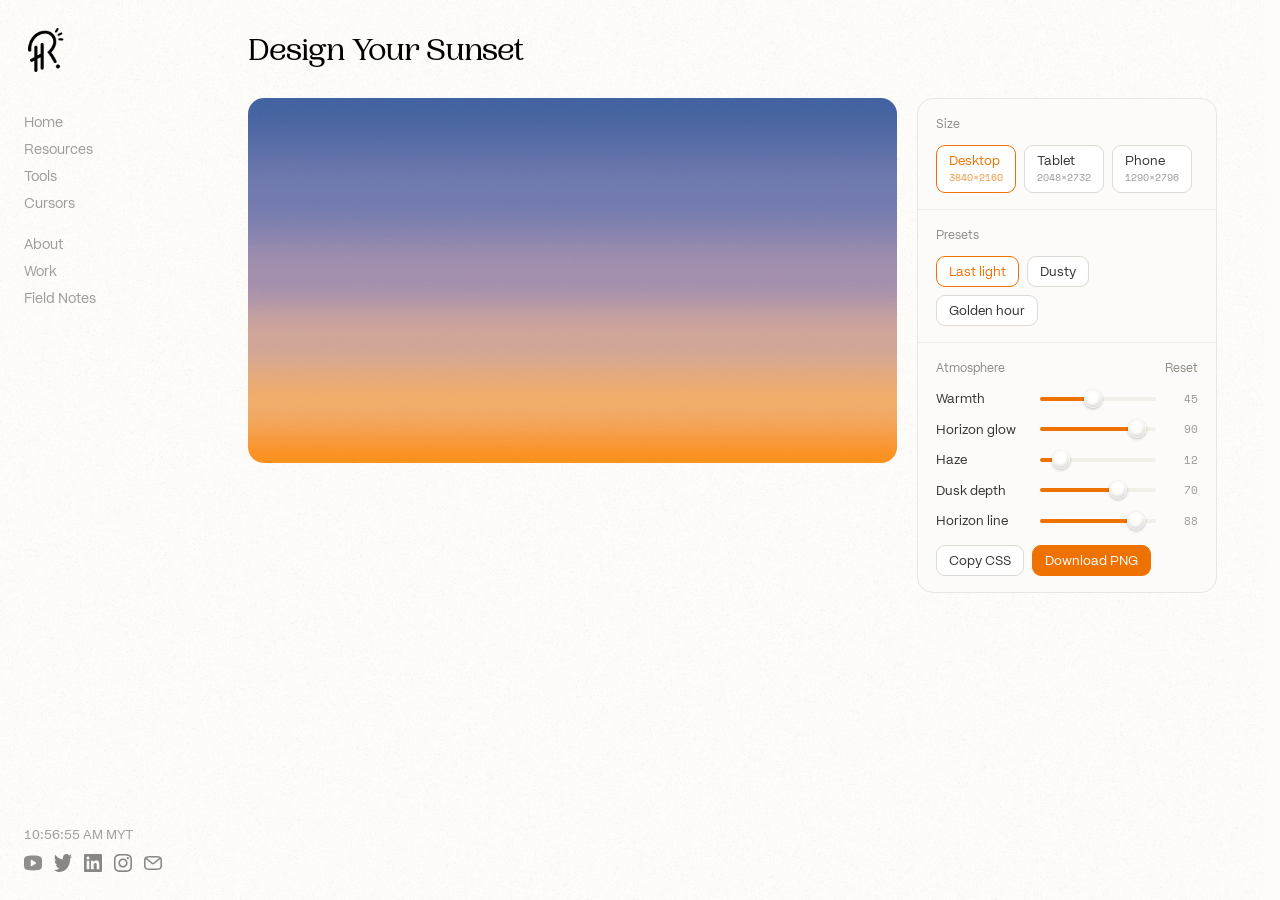
<file: Home Screen/Projects/Sunset/index.html>
<!doctype html>
<html lang="en">
  <head>
    <meta charset="utf-8" />
    <meta name="viewport" content="width=device-width, initial-scale=1" />
    <meta name="theme-color" content="#fdfcf9" />
    <title>Design Your Sunset | Rachel How</title>
    <meta name="description" content="Generate realistic sunset gradients — OKLab blending, per-pixel dither, export as CSS or PNG." />

    <!-- Preload Custom Fonts -->
    <link rel="preload" href="../../../assets/fonts/PPWoodland-Light.woff2" as="font" type="font/woff2" crossorigin="anonymous" />
    <link rel="preload" href="../../../assets/fonts/PPWoodland-Regular.woff2" as="font" type="font/woff2" crossorigin="anonymous" />
    <link rel="preload" href="../../../assets/fonts/PPMori-Regular.woff2" as="font" type="font/woff2" crossorigin="anonymous" />

    <!-- Google Fonts for Space Mono and Caveat -->
    <link rel="preconnect" href="https://fonts.googleapis.com" />
    <link rel="preconnect" href="https://fonts.gstatic.com" crossorigin="anonymous" />
    <link rel="stylesheet" href="https://fonts.googleapis.com/css2?family=Caveat&amp;family=Space+Mono&amp;display=swap" />

    <link rel="shortcut icon" type="image/png" href="../../../assets/home-screen/images/brand-mark.png" />
    <link rel="stylesheet" href="./styles.css" />
  </head>
  <body class="body">
    <!-- Sidebar Navigation -->
    <aside class="sb">
      <div class="sb-head">
        <a href="../../index.html" class="sb-brand" aria-label="Home">
          <img src="../../../assets/home-screen/images/brand-mark.png" alt="Rachel How" class="rh-logo" />
        </a>
        <button type="button" class="sb-burger" id="sb-burger" aria-label="Open menu" aria-expanded="false">
          <span class="sb-burger-box" aria-hidden="true">
            <span class="sb-burger-line"></span>
            <span class="sb-burger-line"></span>
            <span class="sb-burger-line"></span>
          </span>
        </button>
      </div>
      <nav class="sb-nav" aria-label="Primary">
        <a href="../../index.html" class="sb-link">Home</a>
        <a href="../../../Resources/index.html" class="sb-link">Resources</a>
        <a href="../../../Tools/index.html" class="sb-link">Tools</a>
        <a href="../../../Cursors/index.html" class="sb-link">Cursors</a>
        <a href="../../../About/index.html" class="sb-link sb-section">About</a>
        <a href="../../../Work/index.html" class="sb-link">Work</a>
        <a href="../../../Field%20Notes/index.html" class="sb-link">Field Notes</a>
      </nav>
      <div class="sb-foot">
        <span class="sb-time" id="sb-time"></span>
        <div class="sb-social">
          <a href="https://youtube.com/c/rachelhow" aria-label="YouTube" target="_blank" rel="noreferrer">
            <img src="../../../assets/home-screen/icons/youtube.svg" alt="YouTube" width="18" height="18" loading="lazy" />
          </a>
          <a href="https://twitter.com/rachelhxw" aria-label="Twitter" target="_blank" rel="noreferrer">
            <img src="../../../assets/home-screen/icons/twitter.svg" alt="Twitter" width="18" height="18" loading="lazy" />
          </a>
          <a href="https://www.linkedin.com/in/rachelhow" aria-label="LinkedIn" target="_blank" rel="noreferrer">
            <img src="../../../assets/home-screen/icons/linkedin.svg" alt="LinkedIn" width="18" height="18" loading="lazy" />
          </a>
          <a href="https://instagram.com/rachelhxw" aria-label="Instagram" target="_blank" rel="noreferrer">
            <img src="../../../assets/home-screen/icons/instagram.svg" alt="Instagram" width="18" height="18" loading="lazy" />
          </a>
          <a href="mailto:rachel@rachelhow.com?subject=Enquiry%20from%20rachelhow.com" aria-label="Email">
            <img src="../../../assets/home-screen/icons/email.svg" alt="Email" width="18" height="18" loading="lazy" />
          </a>
        </div>
      </div>
    </aside>

    <!-- Mobile Drawer Overlay -->
    <div class="sb-overlay" id="sb-overlay" hidden>
      <div class="sb-head">
        <a href="../../index.html" class="sb-brand" aria-label="Home">
          <img src="../../../assets/home-screen/images/brand-mark.png" alt="Rachel How" class="rh-logo" />
        </a>
        <button type="button" class="sb-burger is-open" id="sb-burger-close" aria-label="Close menu">
          <span class="sb-burger-box" aria-hidden="true">
            <span class="sb-burger-line"></span>
            <span class="sb-burger-line"></span>
            <span class="sb-burger-line"></span>
          </span>
        </button>
      </div>
      <nav class="sb-overlay-nav" aria-label="Primary">
        <a href="../../index.html" class="sb-overlay-link">Home</a>
        <a href="../../../Resources/index.html" class="sb-overlay-link">Resources</a>
        <a href="../../../Tools/index.html" class="sb-overlay-link">Tools</a>
        <a href="../../../Cursors/index.html" class="sb-overlay-link">Cursors</a>
        <a href="../../../About/index.html" class="sb-overlay-link sb-section">About</a>
        <a href="../../../Work/index.html" class="sb-overlay-link">Work</a>
        <a href="../../../Field%20Notes/index.html" class="sb-overlay-link">Field Notes</a>
      </nav>
      <span class="sb-time" id="sb-overlay-time"></span>
      <div class="sb-social">
        <a href="https://youtube.com/c/rachelhow" aria-label="YouTube" target="_blank" rel="noreferrer">
          <img src="../../../assets/home-screen/icons/youtube.svg" alt="YouTube" width="22" height="22" loading="lazy" />
        </a>
        <a href="https://twitter.com/rachelhxw" aria-label="Twitter" target="_blank" rel="noreferrer">
          <img src="../../../assets/home-screen/icons/twitter.svg" alt="Twitter" width="22" height="22" loading="lazy" />
        </a>
        <a href="https://www.linkedin.com/in/rachelhow" aria-label="LinkedIn" target="_blank" rel="noreferrer">
          <img src="../../../assets/home-screen/icons/linkedin.svg" alt="LinkedIn" width="22" height="22" loading="lazy" />
        </a>
        <a href="https://instagram.com/rachelhxw" aria-label="Instagram" target="_blank" rel="noreferrer">
          <img src="../../../assets/home-screen/icons/instagram.svg" alt="Instagram" width="22" height="22" loading="lazy" />
        </a>
        <a href="mailto:rachel@rachelhow.com?subject=Enquiry%20from%20rachelhow.com" aria-label="Email">
          <img src="../../../assets/home-screen/icons/email.svg" alt="Email" width="22" height="22" loading="lazy" />
        </a>
      </div>
    </div>

    <!-- Main Content -->
    <div class="site-main">
      <div class="page ss-page">
        <div class="ss-lead">
          <h1 class="page-lead"><span class="hero-title">Design Your Sunset</span></h1>
        </div>

        <div class="ss-grid">
          <!-- Canvas Stage -->
          <div class="ss-stage">
            <canvas
              class="ss-canvas"
              id="sunset-canvas"
              style="aspect-ratio: 3840 / 2160; max-width: min(100%, calc(68vh * 1.7778));"
            ></canvas>
          </div>

          <!-- Controls Panel -->
          <div class="ss-controls">
            <!-- Size Selection -->
            <div class="ss-group">
              <h2 class="ss-label">Size</h2>
              <div class="ss-btnrow" id="size-row">
                <button type="button" class="ss-btn ss-size is-active" data-size="Desktop">Desktop<span class="ss-sizedims">3840&times;2160</span></button>
                <button type="button" class="ss-btn ss-size" data-size="Tablet">Tablet<span class="ss-sizedims">2048&times;2732</span></button>
                <button type="button" class="ss-btn ss-size" data-size="Phone">Phone<span class="ss-sizedims">1290&times;2796</span></button>
              </div>
            </div>

            <!-- Presets Selection -->
            <div class="ss-group">
              <h2 class="ss-label">Presets</h2>
              <div class="ss-btnrow" id="preset-row">
                <button type="button" class="ss-btn ss-preset is-active" data-preset="Last light">Last light</button>
                <button type="button" class="ss-btn ss-preset" data-preset="Dusty">Dusty</button>
                <button type="button" class="ss-btn ss-preset" data-preset="Golden hour">Golden hour</button>
              </div>
            </div>

            <!-- Atmosphere Controls -->
            <div class="ss-group">
              <div class="ss-grouphead">
                <h2 class="ss-label">Atmosphere</h2>
                <button type="button" class="ss-reset" id="btn-reset">Reset</button>
              </div>

              <div class="ss-row">
                <label for="ss-warmth">Warmth</label>
                <input id="ss-warmth" type="range" min="0" max="100" value="45" style="background: linear-gradient(to right, #ee7202 45%, #f2eee8 0);" />
                <output for="ss-warmth" id="output-warmth">45</output>
              </div>

              <div class="ss-row">
                <label for="ss-glow">Horizon glow</label>
                <input id="ss-glow" type="range" min="0" max="100" value="90" style="background: linear-gradient(to right, #ee7202 90%, #f2eee8 0);" />
                <output for="ss-glow" id="output-glow">90</output>
              </div>

              <div class="ss-row">
                <label for="ss-haze">Haze</label>
                <input id="ss-haze" type="range" min="0" max="100" value="12" style="background: linear-gradient(to right, #ee7202 12%, #f2eee8 0);" />
                <output for="ss-haze" id="output-haze">12</output>
              </div>

              <div class="ss-row">
                <label for="ss-dusk">Dusk depth</label>
                <input id="ss-dusk" type="range" min="0" max="100" value="70" style="background: linear-gradient(to right, #ee7202 70%, #f2eee8 0);" />
                <output for="ss-dusk" id="output-dusk">70</output>
              </div>

              <div class="ss-row">
                <label for="ss-horizon">Horizon line</label>
                <input id="ss-horizon" type="range" min="30" max="95" value="88" style="background: linear-gradient(to right, #ee7202 89.23076923076924%, #f2eee8 0);" />
                <output for="ss-horizon" id="output-horizon">88</output>
              </div>

              <div class="ss-btnrow ss-exportrow">
                <button type="button" class="ss-btn" id="btn-copy-css">Copy CSS</button>
                <button type="button" class="ss-btn ss-primary" id="btn-download-png">Download PNG</button>
              </div>
            </div>
          </div>
        </div>

        <!-- Floating Toast Notification -->
        <div class="ss-toast" id="ss-toast" role="status" aria-live="polite"></div>
      </div>
    </div>

    <script defer src="./script.js"></script>
  </body>
</html>
</file>
<file: Field Notes/styles.css>
@import url("../Home Screen/style.css");

/* ─── Page Layout ─────────────────────────────────────────────────────────── */
.page-content.blog-page {
  position: relative;
  z-index: 1;
  width: calc(100% - 200px);
  min-height: 100vh;
  margin-left: 200px;
  padding: 40px 60px 120px;
}

.blog-container {
  width: 100%;
  max-width: 1140px;
  margin: 0 auto;
}

.container-blog-list {
  width: 100%;
}

/* ─── Hero Section ─────────────────────────────────────────────────────────── */
.blog-hero {
  padding-top: 20px;
  padding-bottom: 48px;
}

.section-heading-center {
  max-width: 620px;
}

.section-heading {
  font-family: "PP Woodland", serif;
  font-size: 2.5rem;
  font-weight: 400;
  line-height: 1.25;
  color: #111;
  margin: 0 0 12px;
  letter-spacing: -0.02em;
}

.section-heading-center .light {
  font-family: "PP Mori", sans-serif;
  color: #737373;
  font-size: 1.125rem;
  line-height: 1.5;
  margin: 0 0 16px;
}

.section-heading-center .text-link {
  font-family: "PP Mori", sans-serif;
  color: #111;
  font-size: 0.9375rem;
  font-weight: 500;
  text-decoration: underline;
  text-underline-offset: 3px;
  transition: opacity 0.2s ease;
}

.section-heading-center .text-link:hover {
  opacity: 0.7;
}

/* ─── Blog Index Grid Layout ──────────────────────────────────────────────── */
.blog-index {
  display: grid;
  width: 100%;
  gap: 40px;
}

@media (min-width: 992px) {
  .blog-index {
    grid-template-columns: minmax(0, 1fr) minmax(280px, 42%);
    align-items: start;
    gap: 48px;
  }
}

.blog-index-list {
  display: flex;
  flex-direction: column;
  min-width: 0;
}

.blog-index-row {
  display: flex;
  justify-content: space-between;
  align-items: baseline;
  gap: 24px;
  padding: 16px 0;
  border-bottom: 0.5px solid rgba(34, 34, 39, 0.12);
  text-decoration: none;
  color: inherit;
  cursor: pointer;
  transition: color 0.15s ease;
}

.blog-index-list > div:last-child .blog-index-row {
  border-bottom: none;
}

.blog-index-title {
  font-family: "PP Mori", sans-serif;
  font-size: 1.0625rem;
  font-weight: 400;
  line-height: 1.5;
  color: #1c1c1f;
  transition: opacity 0.15s ease, color 0.15s ease;
}

.blog-index-date {
  color: #8c8c8c;
  font-family: "PP Mori", sans-serif;
  font-size: 0.875rem;
  white-space: nowrap;
  flex-shrink: 0;
  transition: opacity 0.15s ease;
}

/* Dim non-hovered items */
@media (hover: hover) {
  .blog-index-list:hover .blog-index-row:not(:hover):not(:focus-visible) .blog-index-title,
  .blog-index-list:hover .blog-index-row:not(:hover):not(:focus-visible) .blog-index-date {
    opacity: 0.35;
  }

  .blog-index-row:hover .blog-index-title {
    color: #000;
  }
}

/* ─── Sticky Cover Image Frame ────────────────────────────────────────────── */
.blog-index-cover {
  display: none;
}

@media (min-width: 992px) {
  .blog-index-cover {
    display: block;
    position: sticky;
    top: 32px;
  }
}

.blog-index-cover-frame {
  aspect-ratio: 16 / 9;
  background: #efece6;
  border-radius: 16px;
  overflow: hidden;
  position: relative;
  box-shadow: 0 4px 20px rgba(0, 0, 0, 0.05);
}

.blog-index-cover img {
  position: absolute;
  inset: 0;
  width: 100%;
  height: 100%;
  object-fit: cover;
  opacity: 0;
  transition: opacity 0.28s cubic-bezier(0.2, 0, 0, 1);
  display: block;
}

.blog-index-cover img.is-active {
  opacity: 1;
}

/* ─── Explore Topics Section ──────────────────────────────────────────────── */
.explore-topics-section {
  margin-top: 72px;
  padding-top: 48px;
  border-top: 0.5px solid rgba(34, 34, 39, 0.1);
}

.explore-topics-section .section-heading {
  font-size: 1.75rem;
  margin-bottom: 24px;
}

.blog-topics .blog-index-row {
  padding: 16px 0;
}

/* ─── Responsive ──────────────────────────────────────────────────────────── */
@media (max-width: 900px) {
  .page-content.blog-page {
    width: 100%;
    margin-left: 0;
    padding: 32px 24px 80px;
  }

  .blog-hero {
    padding-top: 16px;
    padding-bottom: 32px;
  }

  .section-heading {
    font-size: 2rem;
  }
}

@media (max-width: 479px) {
  .blog-index-row {
    flex-direction: column;
    align-items: flex-start;
    gap: 4px;
  }
}
</file>
<file: Home Screen/style.css>
@font-face {
  font-family: "PP Mori";
  src: url("../assets/fonts/PPMori-Regular.woff2") format("woff2");
  font-style: normal;
  font-weight: 400;
  font-display: swap;
}
@font-face {
  font-family: "PP Mori Light Home";
  src: url("../assets/fonts/ppmori-extralight.otf") format("opentype");
  font-style: normal;
  font-weight: 300;
  font-display: swap;
}@font-face {
  font-family: "PP Mori";
  src: url("../assets/fonts/ppmori-semibold.otf") format("opentype");
  font-style: normal;
  font-weight: 600;
  font-display: swap;
}
@font-face {
  font-family: "PP Woodland";
  src: url("../assets/fonts/PPWoodland-Light.woff2") format("woff2");
  font-style: normal;
  font-weight: 300;
  font-display: swap;
}
@font-face {
  font-family: "PP Woodland";
  src: url("../assets/fonts/PPWoodland-Regular.woff2") format("woff2");
  font-style: normal;
  font-weight: 400;
  font-display: swap;
}

:root {
  color-scheme: light;
  font-family: "PP Mori", sans-serif;
  color: #222227;
  background: #fdfcf9;
  font-synthesis: none;
  text-rendering: optimizeLegibility;
  -webkit-font-smoothing: antialiased;
  -moz-osx-font-smoothing: grayscale;
}
* { box-sizing: border-box; }
html { min-width: 320px; background: #fdfcf9; }
body {
  min-width: 320px;
  min-height: 100vh;
  margin: 0;
  overflow-x: hidden;
  background: #fdfcf9 url("../assets/home-screen/images/noise-background.webp") 0 0 / contain repeat;
}
.sidebar {
  position: fixed;
  z-index: 4;
  inset: 0 auto 0 0;
  display: flex;
  width: 176px;
  height: 100vh;
  flex-direction: column;
  align-items: flex-start;
  padding: 28px 0 28px 24px;
}
.sidebar-head { display: flex; width: 100%; flex: none; align-items: center; justify-content: space-between; }
.brand { position: relative; display: block; width: 44px; height: 44px; flex: none; }
.brand img { display: block; width: 44px; height: 44px; object-fit: contain; }
.brand-animation { position: absolute; inset: 0; width: 44px; height: 44px; }
.brand-animation svg { display: block; width: 100%; height: 100%; }
.brand-fallback[hidden] { display: none; }
.menu-toggle { display: none; }
.navigation { display: flex; width: 152px; flex-direction: column; gap: 6px; padding-top: 40px; }
.nav-link { width: max-content; color: rgba(34, 34, 39, .44); font-size: 14px; line-height: 21px; letter-spacing: -.15px; text-decoration: none; transition: color 150ms; }
.nav-link:hover, .nav-link:focus-visible { color: #222227; }
.nav-link.current { color: #222227; font-weight: 600; }
.nav-link.nav-spaced { margin-top: 8px; }
.sidebar-bottom { display: flex; width: 152px; flex: 1; flex-direction: column; justify-content: flex-end; }
.local-time { display: flex; width: 152px; align-items: baseline; gap: 7px; color: rgba(34, 34, 39, .44); font-size: 13px; line-height: 19.5px; letter-spacing: -.076px; white-space: nowrap; }
.social-links { display: flex; height: 28px; align-items: center; gap: 12px; padding-top: 10px; }
.social-links a { display: flex; width: 18px; height: 18px; align-items: center; justify-content: center; opacity: .55; transition: transform 200ms; }
.social-links a:hover, .social-links a:focus-visible { transform: scale(1.1); }
.social-links img { display: block; width: 18px; height: 18px; object-fit: contain; }
.social-links a[aria-label="Twitter"] img { height: 14.63px; }
.mobile-navigation[hidden] { display: none; }
.mobile-navigation { display: none; }
.page-content { position: relative; z-index: 1; width: calc(100% - 200px); margin-left: 200px; padding: 0 48px 36px; }
.intro { display: flex; height: 125.594px; align-items: flex-start; padding-top: 28px; }
.intro-copy {
  width: 720px;
  max-width: 100%;
  color: #000;
  font-family: "PP Woodland", serif;
  font-size: 32px;
  font-weight: 300;
  line-height: 36.8px;
  letter-spacing: -.554px;
  animation: hero-rise-in 500ms cubic-bezier(.2, 0, 0, 1) both;
}
@keyframes hero-rise-in { from { opacity: 0; transform: translateY(8px); } to { opacity: 1; transform: translateY(0); } }
.intro-name { color: #000; font-weight: 400; }
.intro-description { color: #b8b8b8; }
.hero-frenchie { position: relative; color: #b8b8b8; }
.hero-cooper { position: absolute; bottom: 0; left: 100%; width: 1.08em; height: 0; margin-left: .12em; pointer-events: none; }
.hero-cooper img {
  position: absolute;
  bottom: -.7em;
  left: 50%;
  width: auto;
  height: 1.4em;
  max-width: none;
  opacity: 0;
  transform: translate(-50%, 6px) scale(.96);
  transition: opacity 160ms cubic-bezier(.23, 1, .32, 1), transform 160ms cubic-bezier(.23, 1, .32, 1);
}
.hero-frenchie:hover .hero-cooper img, .hero-frenchie:focus-within .hero-cooper img { opacity: 1; transform: translate(-50%, 0) scale(1); }
.projects { padding-top: 24px; }
.section-caption { height: 40px; margin: 0; padding-bottom: 16px; color: #b8b8b8; font-family: "PP Mori Light Home", "PP Mori", sans-serif; font-size: 16px; font-weight: 300; line-height: 24px; letter-spacing: -.3125px; }
.project-grid { display: grid; grid-template-columns: minmax(0, 1.496fr) minmax(0, 1fr); gap: 20px; align-items: start; }
.project-column { display: flex; min-width: 0; flex-direction: column; gap: 20px; }
.project-column-left, .project-column-right { padding-bottom: 20px; }
.project-card { position: relative; min-width: 0; overflow: hidden; border-radius: 12px; background: #f5f2f2; }
.project-media { position: relative; width: 100%; height: 100%; overflow: hidden; border-radius: 12px; background: #f5f2f2; }
.project-image { display: block; width: 100%; height: 100%; object-fit: cover; }
.project-blur, .project-dim {
  position: absolute;
  inset: 0;
  width: 100%;
  height: 100%;
  opacity: 0;
  pointer-events: none;
  transition: opacity 350ms;
}
.project-blur { object-fit: cover; filter: blur(8px); transform: scale(1.06); -webkit-mask-image: linear-gradient(transparent 52%, #000 88% 100%); mask-image: linear-gradient(transparent 52%, #000 88% 100%); }
.project-dim { background: linear-gradient(#00000029 0%, #00000047 54%, #0000009e 100%); }
.project-copy { position: absolute; z-index: 1; right: 68px; bottom: 22px; left: 22px; opacity: 0; pointer-events: none; transition: opacity 350ms; }
.project-copy h2 { margin: 0; color: #fff; font-size: 23.2px; font-weight: 400; line-height: 1.2; letter-spacing: 0; }
.project-copy p { margin: 2px 0 0; color: #fffc; font-family: "PP Mori", sans-serif; font-size: 15px; font-weight: 400; line-height: 1.35; }
.project-open {
  position: absolute;
  z-index: 2;
  right: 18px;
  bottom: 18px;
  display: flex;
  width: 36px;
  height: 36px;
  align-items: center;
  justify-content: center;
  border: 1px solid #ffffff47;
  border-radius: 50%;
  background: #1c1c1e6b;
  box-shadow: 0 1px 2px #0000001f;
  color: #fff;
  opacity: 0;
  pointer-events: none;
  transition: opacity 350ms, background 200ms, border-color 200ms;
  -webkit-backdrop-filter: blur(18px) saturate(1.2);
  backdrop-filter: blur(18px) saturate(1.2);
}
.project-open svg { width: 18px; height: 18px; }
.project-open:hover { border-color: #ffffff80; background: #1c1c1e99; }
.project-card:hover .project-blur, .project-card:hover .project-dim, .project-card:hover .project-copy, .project-card:hover .project-open,
.project-card:focus-within .project-blur, .project-card:focus-within .project-dim, .project-card:focus-within .project-copy, .project-card:focus-within .project-open { opacity: 1; }
.project-card:focus-within .project-open { pointer-events: auto; }
.project-card:hover .project-open, .project-card:focus-within .project-open { pointer-events: auto; }
.card-slope { height: 502.734px; }
.card-snacks { height: 535.922px; }
.card-demo { height: 502.734px; }
.card-cat { height: 540.516px; }
.card-dumplings { height: 569.953px; }
.card-sunset { height: 478.797px; cursor: pointer; }
.photo-gallery { height: 851.203px; cursor: grab; touch-action: pan-y; user-select: none; }
.photo-gallery:active { cursor: grabbing; }
.carousel-track { display: flex; width: 100%; height: 100%; will-change: transform; transition: transform 450ms cubic-bezier(.22, 1, .36, 1); }
.carousel-track img { display: block; width: 100%; height: 100%; flex: 0 0 100%; object-fit: cover; pointer-events: none; }
.carousel-dots { position: absolute; z-index: 2; bottom: 12px; left: 50%; display: flex; align-items: center; gap: 5px; padding: 5px 8px; transform: translateX(-50%); border: 1px solid #ffffff47; border-radius: 999px; background: #1c1c1e6b; box-shadow: 0 1px 2px #0000001f; -webkit-backdrop-filter: blur(18px) saturate(1.2); backdrop-filter: blur(18px) saturate(1.2); }
.carousel-dots button { width: 5px; height: 5px; flex: none; padding: 0; border: 0; border-radius: 999px; background: #ffffff8c; cursor: pointer; transition: width 300ms cubic-bezier(.22, 1, .36, 1), background 200ms; }
.carousel-dots button[aria-current="true"] { width: 14px; background: #fff; }
.menu-toggle { position: relative; display: none; width: 40px; height: 40px; align-items: center; justify-content: center; margin-right: -10px; padding: 0; border: 0; background: transparent; color: #222227; cursor: pointer; }
.menu-toggle span { position: absolute; left: 11px; width: 18px; height: 1.5px; border-radius: 1px; background: currentColor; transition: transform 300ms cubic-bezier(.2, 0, 0, 1), opacity 150ms; }
.menu-toggle span:nth-child(1) { top: 14px; }
.menu-toggle span:nth-child(2) { top: 19px; }
.menu-toggle span:nth-child(3) { top: 24px; }
.menu-toggle.is-open span:nth-child(1) { transform: translateY(5px) rotate(45deg); }
.menu-toggle.is-open span:nth-child(2) { opacity: 0; }
.menu-toggle.is-open span:nth-child(3) { transform: translateY(-5px) rotate(-45deg); }

@media (max-width: 991px) {
  .sidebar { position: fixed; z-index: 11; inset: 0 0 auto; width: 100%; height: 64px; flex-direction: row; align-items: center; padding: 10px 20px; background: #fdfcf9bf; }
  .sidebar-head { width: 100%; }
  .brand, .brand img, .brand-animation { width: 34px; height: 34px; }
  .menu-toggle { display: flex; }
  .navigation { display: none; }
  .sidebar-bottom { position: fixed; z-index: 12; left: 14px; bottom: 12px; display: flex; width: 152px; flex: none; }
  .menu-open .sidebar-bottom { opacity: 0; pointer-events: none; }
  .mobile-navigation:not([hidden]) { position: fixed; z-index: 10; inset: 0; display: flex; flex-direction: column; gap: 18px; overflow-y: auto; padding: 100px 20px 32px; background: #fdfcf9 url("../assets/home-screen/images/noise-background.webp") 0 0 / contain repeat; animation: menu-fade-in 250ms cubic-bezier(.2, 0, 0, 1) both; }
  .mobile-navigation a { color: #22222770; font-family: "PP Mori", sans-serif; font-size: 32px; font-weight: 400; line-height: 1.2; text-decoration: none; animation: menu-rise-in 350ms cubic-bezier(.2, 0, 0, 1) both; }
  .mobile-navigation a:nth-child(2) { animation-delay: 30ms; }
  .mobile-navigation a:nth-child(3) { animation-delay: 60ms; }
  .mobile-navigation a:nth-child(4) { animation-delay: 90ms; }
  .mobile-navigation a:nth-child(5) { animation-delay: 120ms; }
  .mobile-navigation a:nth-child(6) { animation-delay: 150ms; }
  .mobile-navigation a:nth-child(7) { animation-delay: 180ms; }
  @keyframes menu-fade-in { from { opacity: 0; } to { opacity: 1; } }
  @keyframes menu-rise-in { from { opacity: 0; transform: translateY(8px); } to { opacity: 1; transform: translateY(0); } }
  .page-content { width: 100%; margin-left: 0; padding: 64px 28px 82px; }
  .intro { height: 125.594px; }
  .project-grid { grid-template-columns: minmax(0, 1fr) minmax(0, .667fr); gap: 14px; }
  .project-column { gap: 14px; }
  .project-card { height: auto; aspect-ratio: 1.9 / 1; }
  .card-snacks { aspect-ratio: 1.79 / 1; }
  .card-demo { aspect-ratio: 1.9 / 1; }
  .card-cat { aspect-ratio: 1.77 / 1; }
  .card-dumplings { aspect-ratio: 1.12 / 1; }
  .card-sunset { aspect-ratio: 1.33 / 1; }
  .photo-gallery { aspect-ratio: .75 / 1; }
}
@media (max-width: 600px) {
  .page-content { padding: 64px 16px 82px; }
  .intro { height: 112px; padding-top: 14px; }
  .intro-copy { width: 100%; font-size: clamp(20px, 6vw, 28px); line-height: 1.2; letter-spacing: -.4px; }
  .section-caption { height: auto; min-height: 34px; font-size: 14px; }
  .projects { padding-top: 4px; }
  .project-grid { grid-template-columns: 1fr; gap: 14px; }
  .project-column { gap: 14px; }
  .project-column-left, .project-column-right { padding-bottom: 0; }
  .card-slope { aspect-ratio: 1.9 / 1; }
  .card-snacks { aspect-ratio: 1.79 / 1; }
  .card-demo { aspect-ratio: 1.9 / 1; }
  .card-cat { aspect-ratio: 1.77 / 1; }
  .card-dumplings { aspect-ratio: 1.12 / 1; }
  .card-sunset { aspect-ratio: 1.33 / 1; }
  .photo-gallery { aspect-ratio: .75 / 1; }
  .project-copy { bottom: 12px; left: 12px; right: 54px; }
  .project-copy h2 { font-size: 18px; }
  .project-copy p { font-size: 13px; }
  .project-open { right: 12px; bottom: 12px; width: 32px; height: 32px; }
}
@media (prefers-reduced-motion: reduce) {
  *, *::before, *::after { scroll-behavior: auto !important; transition-duration: .01ms !important; animation-duration: .01ms !important; animation-iteration-count: 1 !important; }
}

body.menu-open { overflow: hidden; }
</file>
<file: Resources/style.css>
@import url("../Home Screen/style.css");
.resources-atmosphere{position:absolute;z-index:0;top:0;left:0;width:100%;height:1180px;overflow:hidden;pointer-events:none}.resources-atmosphere img{display:block;width:100%;height:100%;object-fit:cover;object-position:top center}.page-content.resources-page{position:relative;z-index:1;width:calc(100% - 200px);min-height:100vh;margin-left:200px;padding:28px 48px 80px}.resources-inner{width:100%;max-width:1280px;margin:0 auto}.resource-tabs{display:flex;align-items:flex-start;gap:55px;height:74px}.resource-tab{height:46px;padding:0;border:0;background:transparent;color:rgba(34,34,39,.28);font-family:"PP Woodland",serif;font-size:40px;font-weight:400;line-height:46px;letter-spacing:-.8289px;cursor:pointer;transition:color 180ms}.resource-tab:hover,.resource-tab:focus-visible,.resource-tab.is-active{color:#222227}.featured-resources{display:grid;width:100%;height:381.25px;grid-template-columns:repeat(4,minmax(0,1fr));gap:20px}.featured-card{position:relative;display:block;min-width:0;height:100%;overflow:hidden;border-radius:12px;background:#f5f2f2;color:#222227;text-decoration:none}.featured-title{position:relative;z-index:1;display:block;padding:18px 18px 0;font-family:"PP Woodland",serif;font-size:18px;font-weight:400;line-height:21.6px;letter-spacing:-.9795px}.featured-cover{position:absolute;top:28%;left:14%;width:86%;height:72%;border-top-left-radius:12px;object-fit:cover;object-position:top left;transition:transform 350ms cubic-bezier(.2,0,0,1)}.featured-card:nth-child(2) .featured-cover{top:24.3%;left:9.75%;width:90.25%;height:75.7%;border-top-left-radius:12.6px}.featured-card:hover .featured-cover{transform:scale(1.025);transform-origin:bottom right}
.resource-section{width:100%;margin-top:80px}.section-title{height:62px;margin:0;padding:0 0 16px;color:#222227;font-family:"PP Woodland",serif;font-size:40px;font-weight:400;line-height:46px;letter-spacing:-.8289px}.tools-strip{display:flex;width:fit-content;height:auto;align-items:center;gap:18px;overflow:hidden;padding:12px;border:1px solid rgba(34,34,39,.06);border-radius:20px;background:rgba(34,34,39,.07);box-shadow:inset 1px 1px 0 rgba(255,255,255,.28),inset -1px -1px 0 rgba(255,255,255,.08);-webkit-backdrop-filter:blur(10px);backdrop-filter:blur(10px)}.tools-strip>a{display:block;width:60px;height:60px;flex:none;overflow:visible;border-radius:0;transition:transform 180ms}.tools-strip>a:hover{transform:translateY(-2px)}.tools-strip img{display:block;width:60px;height:60px;object-fit:cover;border-radius:8px}


.text-list-section{max-width:1280px}.text-list-section .resource-list{width:min(720px,100%)}.resource-row{display:flex;min-height:92px;align-items:flex-start;gap:16px;padding:16px 0;border-bottom:1px solid #e8e6e3;color:inherit;text-decoration:none}.row-image{display:block;width:60px;height:60px;flex:none;overflow:hidden;border:1px solid #efedea;border-radius:10px;background:#fff}.row-image img{display:block;width:100%;height:100%;border-radius:9px;object-fit:cover}.row-copy{display:flex;min-width:0;flex:1;flex-direction:column;align-items:flex-start}.row-copy strong{display:block;color:#222227;font-family:"PP Mori",sans-serif;font-size:16px;font-weight:600;line-height:21px;letter-spacing:-.15px}.row-copy>span{display:block;margin-top:3px;color:#6b6b6b;font-family:"PP Mori",sans-serif;font-size:14px;font-weight:500;line-height:21px;letter-spacing:-.1504px}.row-arrow{display:flex;width:32px;height:32px;flex:none;align-items:center;justify-content:center;border-radius:16px;color:rgba(34,34,39,.44);font-size:16px;transition:transform 180ms,color 180ms}.resource-row:hover .row-arrow{transform:translateX(3px);color:#222227}.resource-row:hover .row-copy strong{color:#55534d}
.desk-photo{width:min(720px,100%);height:auto;aspect-ratio:720/405.328;overflow:hidden;border-radius:12px;background:#f5f2f2}.desk-photo img{display:block;width:100%;height:100%;object-fit:contain}.desk-section .resource-list{margin-top:4px}.desk-section .resource-row{min-height:92px}.perks-section .resource-row:last-child,.books-section .resource-row:last-child{border-bottom:0}
@media(max-width:1200px){.featured-resources{grid-template-columns:repeat(2,minmax(0,1fr));height:auto}.featured-card{height:381px}.tools-strip{max-width:100%}}
@media(max-width:991px){.resources-atmosphere{height:860px}.page-content.resources-page{width:auto;margin:64px 0 0;padding:24px 24px 64px}.resources-inner{max-width:720px}.resource-tabs{height:66px;gap:30px}.resource-tab{font-size:34px;line-height:42px}.featured-resources{grid-template-columns:repeat(2,minmax(0,1fr));gap:14px}.featured-card{height:340px}.featured-title{font-size:17px}.featured-cover{top:29%;height:71%}.resource-section{margin-top:64px}.section-title{font-size:34px;line-height:42px;height:58px}.text-list-section .resource-list{width:100%}}
@media(max-width:620px){.resources-atmosphere{height:700px}.page-content.resources-page{padding:18px 18px 48px}.resource-tabs{height:58px;gap:24px}.resource-tab{height:42px;font-size:30px;line-height:38px}.featured-resources{grid-template-columns:1fr 1fr;gap:8px}.featured-card{height:260px;border-radius:10px}.featured-title{padding:13px 12px 0;font-size:15px;line-height:18px;letter-spacing:-.5px}.featured-cover{top:32%;left:10%;width:90%;height:68%;border-top-left-radius:9px}.featured-card:nth-child(2) .featured-cover{top:28%;left:7%;width:93%;height:72%}.resource-section{margin-top:48px}.section-title{height:54px;padding-bottom:12px;font-size:28px;line-height:36px}.tools-strip{width:100%;height:66px;gap:12px;padding:7px 9px 8px}.tools-strip>a{width:48px;height:48px}.tools-strip img{width:48px;height:48px;border-radius:8px}.resource-row{min-height:82px;gap:11px;padding:11px 0}.row-image{width:52px;height:52px;border-radius:9px}.row-image img{border-radius:8px}.row-copy strong{font-size:14px;line-height:19px}.row-copy>span{font-size:12px;line-height:18px}.row-arrow{width:26px;height:30px;font-size:14px}.desk-photo{aspect-ratio:1.45}.desk-section .resource-row{min-height:82px}}

/* Resources interactions mirrored from the live page. */
@media (hover:hover) and (pointer:fine) {
  .featured-card:hover .featured-cover { transform:scale(1.05); }
  .tools-strip>a:hover { z-index:2; transform:translateY(-8px) scale(1.08); }
  .resource-row:hover .row-arrow::before { transform:scale(1); }
  .resource-row:hover .row-arrow { color:#fff; }
  .resource-row:hover .row-copy strong { color:#55534d; }
}
.featured-card:focus-visible { outline:2px solid #222227; outline-offset:3px; }
.tools-strip { overflow:visible; }
.tools-strip img { border-radius:8px; }
.tools-strip>a {
  position:relative; overflow:visible; z-index:0;
  transition:transform .22s cubic-bezier(.2,0,0,1);
}
.tools-strip>a::after {
  content:attr(aria-label); position:absolute; z-index:4; left:50%; bottom:calc(100% + 12px);
  width:max-content; max-width:min(240px,calc(100vw - 32px)); padding:9px 14px 10px;
  border-radius:12px; background:rgba(98,98,102,.88);
  box-shadow:0 1px 2px rgba(0,0,0,.1),0 10px 28px rgba(0,0,0,.18);
  color:#fff; font-family:"PP Mori",sans-serif; font-size:13px; font-weight:600;
  line-height:1.25; text-align:center; white-space:nowrap; opacity:0; visibility:hidden; pointer-events:none;
  transform:translate(-50%,6px) scale(.96); transform-origin:50% 100%;
  transition:opacity .18s cubic-bezier(.23,1,.32,1),transform .18s cubic-bezier(.23,1,.32,1),visibility .18s;
}
.tools-strip>a:hover::after,.tools-strip>a:focus-visible::after { opacity:1; visibility:visible; transform:translate(-50%,0) scale(1); }
.tools-strip>a:focus-visible { outline:2px solid #222227; outline-offset:4px; }
.resource-row .row-copy strong { transition:color .2s ease; }
.resource-row .row-arrow { position:relative; isolation:isolate; font-size:0; transition:color .28s ease-in-out; }
.resource-row .row-arrow::before {
  content:""; position:absolute; z-index:-1; inset:0; border-radius:50%; background:#222227;
  transform:scale(0); transition:transform .28s ease-in-out;
}
.resource-row .row-arrow::after { content:"\2197"; color:inherit; font-size:16px; line-height:1; }
.resource-row:active .row-arrow::before { transform:scale(1); }
.resource-row:active .row-arrow { color:#fff; }
@media (prefers-reduced-motion:reduce) {
  .tools-strip>a,.tools-strip>a::after,.featured-cover,.resource-row .row-copy strong,.resource-row .row-arrow,.resource-row .row-arrow::before { transition:none; }
}
/* Typography and tool popovers rechecked against the live Resources screen. */
.resource-tabs { align-items:baseline; gap:22px; height:auto; margin-bottom:28px; }
.resource-tab { height:auto; font-size:32px; line-height:1.15; letter-spacing:-.03em; }
.section-title { height:auto; font-size:32px; line-height:1.15; letter-spacing:-.03em; }
.featured-title { letter-spacing:-.03em; }
.row-copy strong { font-size:16px; font-weight:600; line-height:1.5; letter-spacing:0; }
.row-copy>span { font-size:14px; font-weight:400; line-height:1.5; letter-spacing:0; }
.tools-strip>a { overflow:visible; }
.tool-popover {
  position:absolute; z-index:40; left:50%; bottom:calc(100% + 18px); display:flex;
  width:max-content; max-width:min(260px,calc(100vw - 32px)); flex-direction:column;
  gap:0; padding:9px 16px 11px; border-radius:12px;
  background:rgba(98,98,102,.86); color:#fff; text-align:left; white-space:normal;
  filter:drop-shadow(0 .5px rgba(255,255,255,.22)) drop-shadow(0 1px 2px rgba(0,0,0,.1)) drop-shadow(0 10px 28px rgba(0,0,0,.18));
  opacity:0; visibility:hidden; pointer-events:none; transform:translate(-50%,6px) scale(.96);
  transform-origin:50% 100%; transition:opacity .18s cubic-bezier(.23,1,.32,1),transform .18s cubic-bezier(.23,1,.32,1),visibility .18s;
}
.tool-popover::after { content:""; position:absolute; left:50%; bottom:-6px; width:12px; height:12px; border-radius:2px; background:rgba(98,98,102,.86); transform:translateX(-50%) rotate(45deg); }
.tool-popover strong { position:relative; z-index:1; margin:0; color:#fff; font-family:"PP Mori",sans-serif; font-size:13px; font-weight:600; line-height:1.25; letter-spacing:.01em; }
.tool-popover>span { position:relative; z-index:1; margin:3px 0 0; color:rgba(255,255,255,.72); font-family:"PP Mori",sans-serif; font-size:12px; font-weight:400; line-height:1.4; letter-spacing:.01em; }
.tool-popover em { position:relative; z-index:1; margin:6px 0 0; color:#fff; font-family:"PP Mori",sans-serif; font-size:12px; font-style:normal; font-weight:500; line-height:1.4; letter-spacing:.01em; }
@media (hover:hover) and (pointer:fine) {
  .tools-strip>a:hover { z-index:3; transform:translateY(-8px) scale(1.08); }
  .tools-strip>a:hover .tool-popover { opacity:1; visibility:visible; transform:translate(-50%,0) scale(1); }
}
.tools-strip>a:focus-visible { z-index:3; outline:2px solid #222227; outline-offset:4px; }
.tools-strip>a:focus-visible .tool-popover { opacity:1; visibility:visible; transform:translate(-50%,0) scale(1); }
@media (max-width:991px) { .resource-tab { font-size:30px; } .section-title { font-size:30px; } }
@media (max-width:620px) { .resource-tabs { gap:22px; margin-bottom:22px; } .resource-tab,.section-title { font-size:26px; } }
@media (prefers-reduced-motion:reduce) { .tools-strip>a,.tool-popover { transition:none; } }
.tools-strip>a::after { content:none; display:none; }

.featured-title { max-width:92%; padding:18px 18px 12px; font-family:"PP Woodland",serif; font-size:18px; font-weight:400; line-height:1.2; letter-spacing:-.03em; }
</file>
<file: Sunset/styles.css>
/* ─── Font Definitions ──────────────────────────────────────────────────────── */
@font-face {
  font-family: "PP Woodland";
  src: url("../assets/fonts/PPWoodland-Light.woff2") format("woff2");
  font-style: normal;
  font-weight: 300;
  font-display: swap;
}

@font-face {
  font-family: "PP Woodland";
  src: url("../assets/fonts/PPWoodland-Regular.woff2") format("woff2");
  font-style: normal;
  font-weight: 400;
  font-display: swap;
}

@font-face {
  font-family: "PP Mori";
  src: url("../assets/fonts/PPMori-Regular.woff2") format("woff2");
  font-style: normal;
  font-weight: 400;
  font-display: swap;
}

@font-face {
  font-family: "PP Mori";
  src: url("../assets/fonts/ppmori-semibold.otf") format("opentype");
  font-style: normal;
  font-weight: 600;
  font-display: swap;
}

:root {
  --font-display: "PP Woodland", system-ui, -apple-system, BlinkMacSystemFont, "Segoe UI", Roboto, Helvetica, Arial, serif;
  --font-sans: "PP Mori", system-ui, -apple-system, BlinkMacSystemFont, "Segoe UI", Roboto, Helvetica, Arial, sans-serif;
  --gray-1: #222227;
}

* {
  box-sizing: border-box;
}

html {
  min-width: 320px;
  background-color: #fdfcf9;
  scrollbar-gutter: stable;
  -webkit-font-smoothing: antialiased;
  -moz-osx-font-smoothing: grayscale;
}

body {
  margin: 0;
  min-height: 100vh;
  color: var(--gray-1);
  background-color: #fdfcf9;
  background-image: url("../assets/home-screen/images/noise-background.webp");
  background-position: 0 0;
  background-size: contain;
  background-repeat: repeat;
  font-family: var(--font-sans);
  font-size: 14px;
  line-height: 1.5;
}

/* ─── Sidebar Navigation (Matching Rachel's Exact .sb Specification) ────────── */
.sb {
  z-index: 100;
  -webkit-backdrop-filter: blur(18px);
  backdrop-filter: blur(18px);
  background-color: #fdfcf9bf;
  position: fixed;
  inset: 0 0 auto;
}

.sb-head {
  justify-content: space-between;
  align-items: center;
  padding: 10px 20px;
  display: flex;
}

.sb-brand {
  display: block;
}

.sb-brand .rh-logo {
  width: 34px;
  height: 34px;
  object-fit: contain;
  margin-top: -2px;
  display: block;
}

.sb-burger {
  width: 40px;
  height: 40px;
  color: var(--gray-1);
  cursor: pointer;
  background: transparent;
  border: 0;
  justify-content: center;
  align-items: center;
  margin-right: -10px;
  padding: 0;
  display: flex;
}

.sb-burger-box {
  width: 18px;
  height: 11px;
  display: block;
  position: relative;
}

.sb-burger-line {
  background: currentColor;
  border-radius: 1px;
  width: 18px;
  height: 1.5px;
  transition: transform 0.3s cubic-bezier(0.2, 0, 0, 1), opacity 0.15s;
  position: absolute;
  left: 0;
}

.sb-burger-line:first-child {
  top: 0;
}

.sb-burger-line:nth-child(2) {
  top: 4.75px;
}

.sb-burger-line:nth-child(3) {
  top: 9.5px;
}

.sb-burger.is-open .sb-burger-line:first-child {
  transform: translateY(4.75px) rotate(45deg);
}

.sb-burger.is-open .sb-burger-line:nth-child(2) {
  opacity: 0;
}

.sb-burger.is-open .sb-burger-line:nth-child(3) {
  transform: translateY(-4.75px) rotate(-45deg);
}

.sb-nav,
.sb-foot {
  display: none;
}

@media (min-width: 992px) {
  .sb {
    -webkit-backdrop-filter: none;
    backdrop-filter: none;
    background: transparent;
    flex-direction: column;
    width: 176px;
    height: 100vh;
    padding: 28px 0 28px 24px;
    display: flex;
    inset: 0 auto 0 0;
  }

  .sb-head {
    padding: 0;
  }

  .sb-brand .rh-logo {
    width: 44px;
    height: 44px;
    margin-top: 0;
  }

  .sb-burger {
    display: none;
  }

  .sb-nav {
    flex-direction: column;
    align-items: flex-start;
    gap: 6px;
    margin-top: 40px;
    display: flex;
  }

  .sb-link {
    color: rgba(34, 34, 39, 0.44);
    font-size: 14px;
    font-family: var(--font-sans);
    font-weight: 400;
    line-height: 1.5;
    text-decoration: none;
    transition: color 0.15s ease;
  }

  .sb-link:hover {
    color: #222227;
  }

  .sb-link[aria-current="page"] {
    color: #222227;
    font-weight: 600;
  }

  .sb-nav .sb-section {
    margin-top: 14px;
  }

  .sb-foot {
    margin-top: auto;
    display: block;
  }

  .sb-foot .sb-social {
    gap: 12px;
    margin-top: 0;
  }

  .site-main {
    margin-left: 200px;
  }
}

.sb-social {
  align-items: center;
  gap: 14px;
  margin-top: 16px;
  display: flex;
}

.sb-social a {
  opacity: 0.55;
  transition: opacity 0.15s ease, transform 0.15s ease;
  display: flex;
}

.sb-social a:hover {
  opacity: 1;
  transform: scale(1.1);
}

.sb-social img {
  width: 18px;
  height: 18px;
  display: block;
}

.sb-time {
  color: rgba(34, 34, 39, 0.44);
  font-family: var(--font-sans);
  text-align: left;
  font-variant-numeric: tabular-nums;
  margin-bottom: 10px;
  font-size: 13px;
  line-height: 1.5;
  display: block;
  white-space: nowrap;
}

/* ─── Mobile Drawer Overlay ─────────────────────────────────────────────────── */
.sb-overlay {
  z-index: 1000;
  background-color: #fdfcf9;
  background-image: url("../assets/home-screen/images/noise-background.webp");
  background-size: contain;
  flex-direction: column;
  padding: 20px;
  display: flex;
  position: fixed;
  inset: 0;
  overflow-y: auto;
  animation: 0.25s cubic-bezier(0.2, 0, 0, 1) both sb-fade-in;
}

.sb-overlay[hidden] {
  display: none !important;
}

.sb-overlay-nav {
  flex-direction: column;
  align-items: flex-start;
  gap: 10px;
  margin-top: 44px;
  display: flex;
}

.sb-overlay-link {
  color: rgba(34, 34, 39, 0.44);
  font-family: var(--font-sans);
  font-size: 32px;
  font-weight: 400;
  line-height: 1.2;
  text-decoration: none;
  animation: 0.35s cubic-bezier(0.2, 0, 0, 1) both sb-rise-in;
}

.sb-overlay-link:hover,
.sb-overlay-link[aria-current="page"] {
  color: #222227;
  font-weight: 600;
}

.sb-overlay-link:nth-child(2) { animation-delay: 30ms; }
.sb-overlay-link:nth-child(3) { animation-delay: 60ms; }
.sb-overlay-link:nth-child(4) { animation-delay: 90ms; }
.sb-overlay-link:nth-child(5) { animation-delay: 120ms; }
.sb-overlay-link:nth-child(6) { animation-delay: 150ms; }
.sb-overlay-link:nth-child(7) { animation-delay: 180ms; }

.sb-overlay-nav .sb-section {
  margin-top: 28px;
}

.sb-overlay .sb-time {
  margin-top: auto;
  margin-bottom: 14px;
  padding-top: 40px;
}

.sb-overlay .sb-social {
  gap: 20px;
  margin-top: 0;
  padding: 0 0 12px;
}

.sb-overlay .sb-social img {
  width: 22px;
  height: 22px;
}

@keyframes sb-fade-in {
  0% { opacity: 0; }
  100% { opacity: 1; }
}

@keyframes sb-rise-in {
  0% { opacity: 0; transform: translateY(8px); }
  100% { opacity: 1; transform: translateY(0); }
}

/* ─── Page & Header ─────────────────────────────────────────────────────────── */
.site-main {
  position: relative;
  z-index: 1;
  min-height: 100vh;
}

.page {
  box-sizing: border-box;
  width: 100%;
  padding: 80px 20px 48px;
}

@media (min-width: 992px) {
  .page {
    padding: 28px 48px 48px;
  }
}

.ss-lead {
  margin: 4px 0 22px;
}

.page-lead {
  margin: 0 0 24px;
  position: relative;
}

.page-lead .hero-title {
  color: #000;
  font-family: var(--font-display);
  font-size: 2rem;
  font-weight: 400;
  line-height: 1.15;
  letter-spacing: -0.03em;
}

/* ─── Stage & Grid ──────────────────────────────────────────────────────────── */
.ss-grid {
  grid-template-columns: 1fr;
  align-items: start;
  gap: 20px;
  display: grid;
}

@media (min-width: 992px) {
  .ss-grid {
    grid-template-columns: minmax(0, 1fr) 300px;
  }
}

.ss-stage {
  position: relative;
}

.ss-canvas {
  border-radius: 16px;
  width: 100%;
  height: auto;
  margin: 0 auto;
  display: block;
}

/* ─── Controls Card ─────────────────────────────────────────────────────────── */
.ss-controls {
  background: #fcfbfa;
  border: 1px solid #e8e6e3;
  border-radius: 16px;
}

.ss-group {
  padding: 16px 18px;
}

.ss-group + .ss-group {
  border-top: 1px solid #eeece9;
}

.ss-label {
  font-family: var(--font-sans);
  letter-spacing: normal;
  color: #8f8a83;
  margin: 0 0 12px;
  font-size: 12px;
  font-weight: 500;
}

.ss-grouphead {
  justify-content: space-between;
  align-items: baseline;
  display: flex;
}

.ss-reset {
  font-family: var(--font-sans);
  color: #8f8a83;
  cursor: pointer;
  background: transparent;
  border: none;
  padding: 0;
  font-size: 12px;
  transition: color 0.15s ease;
}

.ss-reset:hover {
  color: #333;
}

/* ─── Sliders ───────────────────────────────────────────────────────────────── */
.ss-row {
  align-items: center;
  gap: 10px;
  margin-bottom: 11px;
  display: flex;
}

.ss-row label {
  color: #333;
  flex: 0 0 92px;
  font-size: 13px;
  font-weight: 400;
  font-family: var(--font-sans);
}

.ss-row output {
  color: #999;
  text-align: right;
  flex: 0 0 30px;
  font-family: "Space Mono", monospace;
  font-size: 11px;
}

.ss-row input[type="range"] {
  appearance: none;
  -webkit-appearance: none;
  background: #f2eee8;
  border: none;
  border-radius: 99px;
  outline: none;
  flex: 1;
  min-width: 0;
  height: 4px;
}

.ss-row input[type="range"]:focus,
.ss-row input[type="range"]:focus-visible {
  outline: none;
}

.ss-row input[type="range"]::-webkit-slider-thumb {
  -webkit-appearance: none;
  appearance: none;
  cursor: pointer;
  background: radial-gradient(circle at 32% 26%, #fff, #fffffffa 45%, #f4f2eff5 75%, #e4e0daf5 100%);
  border: none;
  border-radius: 50%;
  width: 18px;
  height: 18px;
  box-shadow: inset 0 0 0 1px #ffffffa6, inset 0 -2px 4px #78706647, inset 0 1.5px 2px #fffffff2, 0 1px 3px #281e1447;
}

.ss-row input[type="range"]::-moz-range-thumb {
  cursor: pointer;
  background: radial-gradient(circle at 32% 26%, #fff, #fffffffa 45%, #f4f2eff5 75%, #e4e0daf5 100%);
  border: none;
  border-radius: 50%;
  width: 18px;
  height: 18px;
  box-shadow: inset 0 0 0 1px #ffffffa6, inset 0 -2px 4px #78706647, inset 0 1.5px 2px #fffffff2, 0 1px 3px #281e1447;
}

.ss-row input[type="range"]::-moz-range-track {
  background: #f2eee8;
  border: none;
  border-radius: 99px;
  height: 4px;
}

.ss-row input[type="range"]::-moz-range-progress {
  background: #ee7202;
  border-radius: 99px;
  height: 4px;
}

/* ─── Buttons ───────────────────────────────────────────────────────────────── */
.ss-btnrow {
  flex-wrap: wrap;
  gap: 8px;
  display: flex;
}

.ss-exportrow {
  margin-top: 14px;
}

.ss-size {
  text-align: left;
}

.ss-size.is-active {
  color: #ee7202;
  border-color: #ee7202;
}

.ss-sizedims {
  color: #999;
  margin-top: 2px;
  font-family: "Space Mono", monospace;
  font-size: 10px;
  display: block;
}

.ss-size.is-active .ss-sizedims {
  color: #ee7202;
  opacity: 0.75;
}

.ss-btn {
  font-family: var(--font-sans);
  color: #333;
  cursor: pointer;
  background: #fff;
  border: 1px solid #ddd9d4;
  border-radius: 9px;
  padding: 7px 12px;
  font-size: 12.5px;
  font-weight: 500;
  transition: border-color 0.12s ease, color 0.12s ease, background 0.12s ease;
}

.ss-btn:hover {
  border-color: #b8b2aa;
}

.ss-primary {
  color: #fff;
  background: #ee7202;
  border-color: #ee7202;
}

.ss-primary:hover {
  filter: brightness(1.06);
  border-color: #ee7202;
}

.ss-preset.is-active {
  color: #ee7202;
  border-color: #ee7202;
}

/* ─── Toast ─────────────────────────────────────────────────────────────────── */
.ss-toast {
  color: #fff;
  opacity: 0;
  pointer-events: none;
  z-index: 50;
  background: #1d1c24;
  border-radius: 10px;
  padding: 9px 16px;
  font-size: 13px;
  font-family: var(--font-sans);
  transition: opacity 0.25s ease;
  position: fixed;
  bottom: 24px;
  left: 50%;
  transform: translate(-50%);
  box-shadow: 0 4px 16px rgba(0, 0, 0, 0.2);
}

.ss-toast.show {
  opacity: 1;
}

/* ─── Responsive Adjustments ────────────────────────────────────────────────── */
@media (max-width: 991px) {
  .site-main {
    margin-left: 0;
  }

  .page {
    padding: 80px 20px 48px;
  }
}

@media (max-width: 600px) {
  .page {
    padding: 72px 16px 40px;
  }

  .page-lead .hero-title {
    font-size: clamp(24px, 7vw, 32px);
  }

  .ss-group {
    padding: 14px;
  }
}
</file>
<file: Home Screen/Projects/Sunset/styles.css>
/* ─── Font Definitions ──────────────────────────────────────────────────────── */
@font-face {
  font-family: "PP Woodland";
  src: url("../../../assets/fonts/PPWoodland-Light.woff2") format("woff2");
  font-style: normal;
  font-weight: 300;
  font-display: swap;
}

@font-face {
  font-family: "PP Woodland";
  src: url("../../../assets/fonts/PPWoodland-Regular.woff2") format("woff2");
  font-style: normal;
  font-weight: 400;
  font-display: swap;
}

@font-face {
  font-family: "PP Mori";
  src: url("../../../assets/fonts/PPMori-Regular.woff2") format("woff2");
  font-style: normal;
  font-weight: 400;
  font-display: swap;
}

@font-face {
  font-family: "PP Mori";
  src: url("../../../assets/fonts/ppmori-semibold.otf") format("opentype");
  font-style: normal;
  font-weight: 600;
  font-display: swap;
}

:root {
  --font-display: "PP Woodland", system-ui, -apple-system, BlinkMacSystemFont, "Segoe UI", Roboto, Helvetica, Arial, serif;
  --font-sans: "PP Mori", system-ui, -apple-system, BlinkMacSystemFont, "Segoe UI", Roboto, Helvetica, Arial, sans-serif;
  --gray-1: #222227;
}

* {
  box-sizing: border-box;
}

html {
  min-width: 320px;
  background-color: #fdfcf9;
  scrollbar-gutter: stable;
  -webkit-font-smoothing: antialiased;
  -moz-osx-font-smoothing: grayscale;
}

body {
  margin: 0;
  min-height: 100vh;
  color: var(--gray-1);
  background-color: #fdfcf9;
  background-image: url("../../../assets/home-screen/images/noise-background.webp");
  background-position: 0 0;
  background-size: contain;
  background-repeat: repeat;
  font-family: var(--font-sans);
  font-size: 14px;
  line-height: 1.5;
}

/* ─── Sidebar Navigation (Matching Rachel's Exact .sb Specification) ────────── */
.sb {
  z-index: 100;
  -webkit-backdrop-filter: blur(18px);
  backdrop-filter: blur(18px);
  background-color: #fdfcf9bf;
  position: fixed;
  inset: 0 0 auto;
}

.sb-head {
  justify-content: space-between;
  align-items: center;
  padding: 10px 20px;
  display: flex;
}

.sb-brand {
  display: block;
}

.sb-brand .rh-logo {
  width: 34px;
  height: 34px;
  object-fit: contain;
  margin-top: -2px;
  display: block;
}

.sb-burger {
  width: 40px;
  height: 40px;
  color: var(--gray-1);
  cursor: pointer;
  background: transparent;
  border: 0;
  justify-content: center;
  align-items: center;
  margin-right: -10px;
  padding: 0;
  display: flex;
}

.sb-burger-box {
  width: 18px;
  height: 11px;
  display: block;
  position: relative;
}

.sb-burger-line {
  background: currentColor;
  border-radius: 1px;
  width: 18px;
  height: 1.5px;
  transition: transform 0.3s cubic-bezier(0.2, 0, 0, 1), opacity 0.15s;
  position: absolute;
  left: 0;
}

.sb-burger-line:first-child {
  top: 0;
}

.sb-burger-line:nth-child(2) {
  top: 4.75px;
}

.sb-burger-line:nth-child(3) {
  top: 9.5px;
}

.sb-burger.is-open .sb-burger-line:first-child {
  transform: translateY(4.75px) rotate(45deg);
}

.sb-burger.is-open .sb-burger-line:nth-child(2) {
  opacity: 0;
}

.sb-burger.is-open .sb-burger-line:nth-child(3) {
  transform: translateY(-4.75px) rotate(-45deg);
}

.sb-nav,
.sb-foot {
  display: none;
}

@media (min-width: 992px) {
  .sb {
    -webkit-backdrop-filter: none;
    backdrop-filter: none;
    background: transparent;
    flex-direction: column;
    width: 176px;
    height: 100vh;
    padding: 28px 0 28px 24px;
    display: flex;
    inset: 0 auto 0 0;
  }

  .sb-head {
    padding: 0;
  }

  .sb-brand .rh-logo {
    width: 44px;
    height: 44px;
    margin-top: 0;
  }

  .sb-burger {
    display: none;
  }

  .sb-nav {
    flex-direction: column;
    align-items: flex-start;
    gap: 6px;
    margin-top: 40px;
    display: flex;
  }

  .sb-link {
    color: rgba(34, 34, 39, 0.44);
    font-size: 14px;
    font-family: var(--font-sans);
    font-weight: 400;
    line-height: 1.5;
    text-decoration: none;
    transition: color 0.15s ease;
  }

  .sb-link:hover {
    color: #222227;
  }

  .sb-link[aria-current="page"] {
    color: #222227;
    font-weight: 600;
  }

  .sb-nav .sb-section {
    margin-top: 14px;
  }

  .sb-foot {
    margin-top: auto;
    display: block;
  }

  .sb-foot .sb-social {
    gap: 12px;
    margin-top: 0;
  }

  .site-main {
    margin-left: 200px;
  }
}

.sb-social {
  align-items: center;
  gap: 14px;
  margin-top: 16px;
  display: flex;
}

.sb-social a {
  opacity: 0.55;
  transition: opacity 0.15s ease, transform 0.15s ease;
  display: flex;
}

.sb-social a:hover {
  opacity: 1;
  transform: scale(1.1);
}

.sb-social img {
  width: 18px;
  height: 18px;
  display: block;
}

.sb-time {
  color: rgba(34, 34, 39, 0.44);
  font-family: var(--font-sans);
  text-align: left;
  font-variant-numeric: tabular-nums;
  margin-bottom: 10px;
  font-size: 13px;
  line-height: 1.5;
  display: block;
  white-space: nowrap;
}

/* ─── Mobile Drawer Overlay ─────────────────────────────────────────────────── */
.sb-overlay {
  z-index: 1000;
  background-color: #fdfcf9;
  background-image: url("../../../assets/home-screen/images/noise-background.webp");
  background-size: contain;
  flex-direction: column;
  padding: 20px;
  display: flex;
  position: fixed;
  inset: 0;
  overflow-y: auto;
  animation: 0.25s cubic-bezier(0.2, 0, 0, 1) both sb-fade-in;
}

.sb-overlay[hidden] {
  display: none !important;
}

.sb-overlay-nav {
  flex-direction: column;
  align-items: flex-start;
  gap: 10px;
  margin-top: 44px;
  display: flex;
}

.sb-overlay-link {
  color: rgba(34, 34, 39, 0.44);
  font-family: var(--font-sans);
  font-size: 32px;
  font-weight: 400;
  line-height: 1.2;
  text-decoration: none;
  animation: 0.35s cubic-bezier(0.2, 0, 0, 1) both sb-rise-in;
}

.sb-overlay-link:hover,
.sb-overlay-link[aria-current="page"] {
  color: #222227;
  font-weight: 600;
}

.sb-overlay-link:nth-child(2) { animation-delay: 30ms; }
.sb-overlay-link:nth-child(3) { animation-delay: 60ms; }
.sb-overlay-link:nth-child(4) { animation-delay: 90ms; }
.sb-overlay-link:nth-child(5) { animation-delay: 120ms; }
.sb-overlay-link:nth-child(6) { animation-delay: 150ms; }
.sb-overlay-link:nth-child(7) { animation-delay: 180ms; }

.sb-overlay-nav .sb-section {
  margin-top: 28px;
}

.sb-overlay .sb-time {
  margin-top: auto;
  margin-bottom: 14px;
  padding-top: 40px;
}

.sb-overlay .sb-social {
  gap: 20px;
  margin-top: 0;
  padding: 0 0 12px;
}

.sb-overlay .sb-social img {
  width: 22px;
  height: 22px;
}

@keyframes sb-fade-in {
  0% { opacity: 0; }
  100% { opacity: 1; }
}

@keyframes sb-rise-in {
  0% { opacity: 0; transform: translateY(8px); }
  100% { opacity: 1; transform: translateY(0); }
}

/* ─── Page & Header ─────────────────────────────────────────────────────────── */
.site-main {
  position: relative;
  z-index: 1;
  min-height: 100vh;
}

.page {
  box-sizing: border-box;
  width: 100%;
  padding: 80px 20px 48px;
}

@media (min-width: 992px) {
  .page {
    padding: 28px 48px 48px;
  }
}

.ss-lead {
  margin: 4px 0 22px;
}

.page-lead {
  margin: 0 0 24px;
  position: relative;
}

.page-lead .hero-title {
  color: #000;
  font-family: var(--font-display);
  font-size: 2rem;
  font-weight: 400;
  line-height: 1.15;
  letter-spacing: -0.03em;
}

/* ─── Stage & Grid ──────────────────────────────────────────────────────────── */
.ss-grid {
  grid-template-columns: 1fr;
  align-items: start;
  gap: 20px;
  display: grid;
}

@media (min-width: 992px) {
  .ss-grid {
    grid-template-columns: minmax(0, 1fr) 300px;
  }
}

.ss-stage {
  position: relative;
}

.ss-canvas {
  border-radius: 16px;
  width: 100%;
  height: auto;
  margin: 0 auto;
  display: block;
}

/* ─── Controls Card ─────────────────────────────────────────────────────────── */
.ss-controls {
  background: #fcfbfa;
  border: 1px solid #e8e6e3;
  border-radius: 16px;
}

.ss-group {
  padding: 16px 18px;
}

.ss-group + .ss-group {
  border-top: 1px solid #eeece9;
}

.ss-label {
  font-family: var(--font-sans);
  letter-spacing: normal;
  color: #8f8a83;
  margin: 0 0 12px;
  font-size: 12px;
  font-weight: 500;
}

.ss-grouphead {
  justify-content: space-between;
  align-items: baseline;
  display: flex;
}

.ss-reset {
  font-family: var(--font-sans);
  color: #8f8a83;
  cursor: pointer;
  background: transparent;
  border: none;
  padding: 0;
  font-size: 12px;
  transition: color 0.15s ease;
}

.ss-reset:hover {
  color: #333;
}

/* ─── Sliders ───────────────────────────────────────────────────────────────── */
.ss-row {
  align-items: center;
  gap: 10px;
  margin-bottom: 11px;
  display: flex;
}

.ss-row label {
  color: #333;
  flex: 0 0 92px;
  font-size: 13px;
  font-weight: 400;
  font-family: var(--font-sans);
}

.ss-row output {
  color: #999;
  text-align: right;
  flex: 0 0 30px;
  font-family: "Space Mono", monospace;
  font-size: 11px;
}

.ss-row input[type="range"] {
  appearance: none;
  -webkit-appearance: none;
  background: #f2eee8;
  border: none;
  border-radius: 99px;
  outline: none;
  flex: 1;
  min-width: 0;
  height: 4px;
}

.ss-row input[type="range"]:focus,
.ss-row input[type="range"]:focus-visible {
  outline: none;
}

.ss-row input[type="range"]::-webkit-slider-thumb {
  -webkit-appearance: none;
  appearance: none;
  cursor: pointer;
  background: radial-gradient(circle at 32% 26%, #fff, #fffffffa 45%, #f4f2eff5 75%, #e4e0daf5 100%);
  border: none;
  border-radius: 50%;
  width: 18px;
  height: 18px;
  box-shadow: inset 0 0 0 1px #ffffffa6, inset 0 -2px 4px #78706647, inset 0 1.5px 2px #fffffff2, 0 1px 3px #281e1447;
}

.ss-row input[type="range"]::-moz-range-thumb {
  cursor: pointer;
  background: radial-gradient(circle at 32% 26%, #fff, #fffffffa 45%, #f4f2eff5 75%, #e4e0daf5 100%);
  border: none;
  border-radius: 50%;
  width: 18px;
  height: 18px;
  box-shadow: inset 0 0 0 1px #ffffffa6, inset 0 -2px 4px #78706647, inset 0 1.5px 2px #fffffff2, 0 1px 3px #281e1447;
}

.ss-row input[type="range"]::-moz-range-track {
  background: #f2eee8;
  border: none;
  border-radius: 99px;
  height: 4px;
}

.ss-row input[type="range"]::-moz-range-progress {
  background: #ee7202;
  border-radius: 99px;
  height: 4px;
}

/* ─── Buttons ───────────────────────────────────────────────────────────────── */
.ss-btnrow {
  flex-wrap: wrap;
  gap: 8px;
  display: flex;
}

.ss-exportrow {
  margin-top: 14px;
}

.ss-size {
  text-align: left;
}

.ss-size.is-active {
  color: #ee7202;
  border-color: #ee7202;
}

.ss-sizedims {
  color: #999;
  margin-top: 2px;
  font-family: "Space Mono", monospace;
  font-size: 10px;
  display: block;
}

.ss-size.is-active .ss-sizedims {
  color: #ee7202;
  opacity: 0.75;
}

.ss-btn {
  font-family: var(--font-sans);
  color: #333;
  cursor: pointer;
  background: #fff;
  border: 1px solid #ddd9d4;
  border-radius: 9px;
  padding: 7px 12px;
  font-size: 12.5px;
  font-weight: 500;
  transition: border-color 0.12s ease, color 0.12s ease, background 0.12s ease;
}

.ss-btn:hover {
  border-color: #b8b2aa;
}

.ss-primary {
  color: #fff;
  background: #ee7202;
  border-color: #ee7202;
}

.ss-primary:hover {
  filter: brightness(1.06);
  border-color: #ee7202;
}

.ss-preset.is-active {
  color: #ee7202;
  border-color: #ee7202;
}

/* ─── Toast ─────────────────────────────────────────────────────────────────── */
.ss-toast {
  color: #fff;
  opacity: 0;
  pointer-events: none;
  z-index: 50;
  background: #1d1c24;
  border-radius: 10px;
  padding: 9px 16px;
  font-size: 13px;
  font-family: var(--font-sans);
  transition: opacity 0.25s ease;
  position: fixed;
  bottom: 24px;
  left: 50%;
  transform: translate(-50%);
  box-shadow: 0 4px 16px rgba(0, 0, 0, 0.2);
}

.ss-toast.show {
  opacity: 1;
}

/* ─── Responsive Adjustments ────────────────────────────────────────────────── */
@media (max-width: 991px) {
  .site-main {
    margin-left: 0;
  }

  .page {
    padding: 80px 20px 48px;
  }
}

@media (max-width: 600px) {
  .page {
    padding: 72px 16px 40px;
  }

  .page-lead .hero-title {
    font-size: clamp(24px, 7vw, 32px);
  }

  .ss-group {
    padding: 14px;
  }
}
</file>
